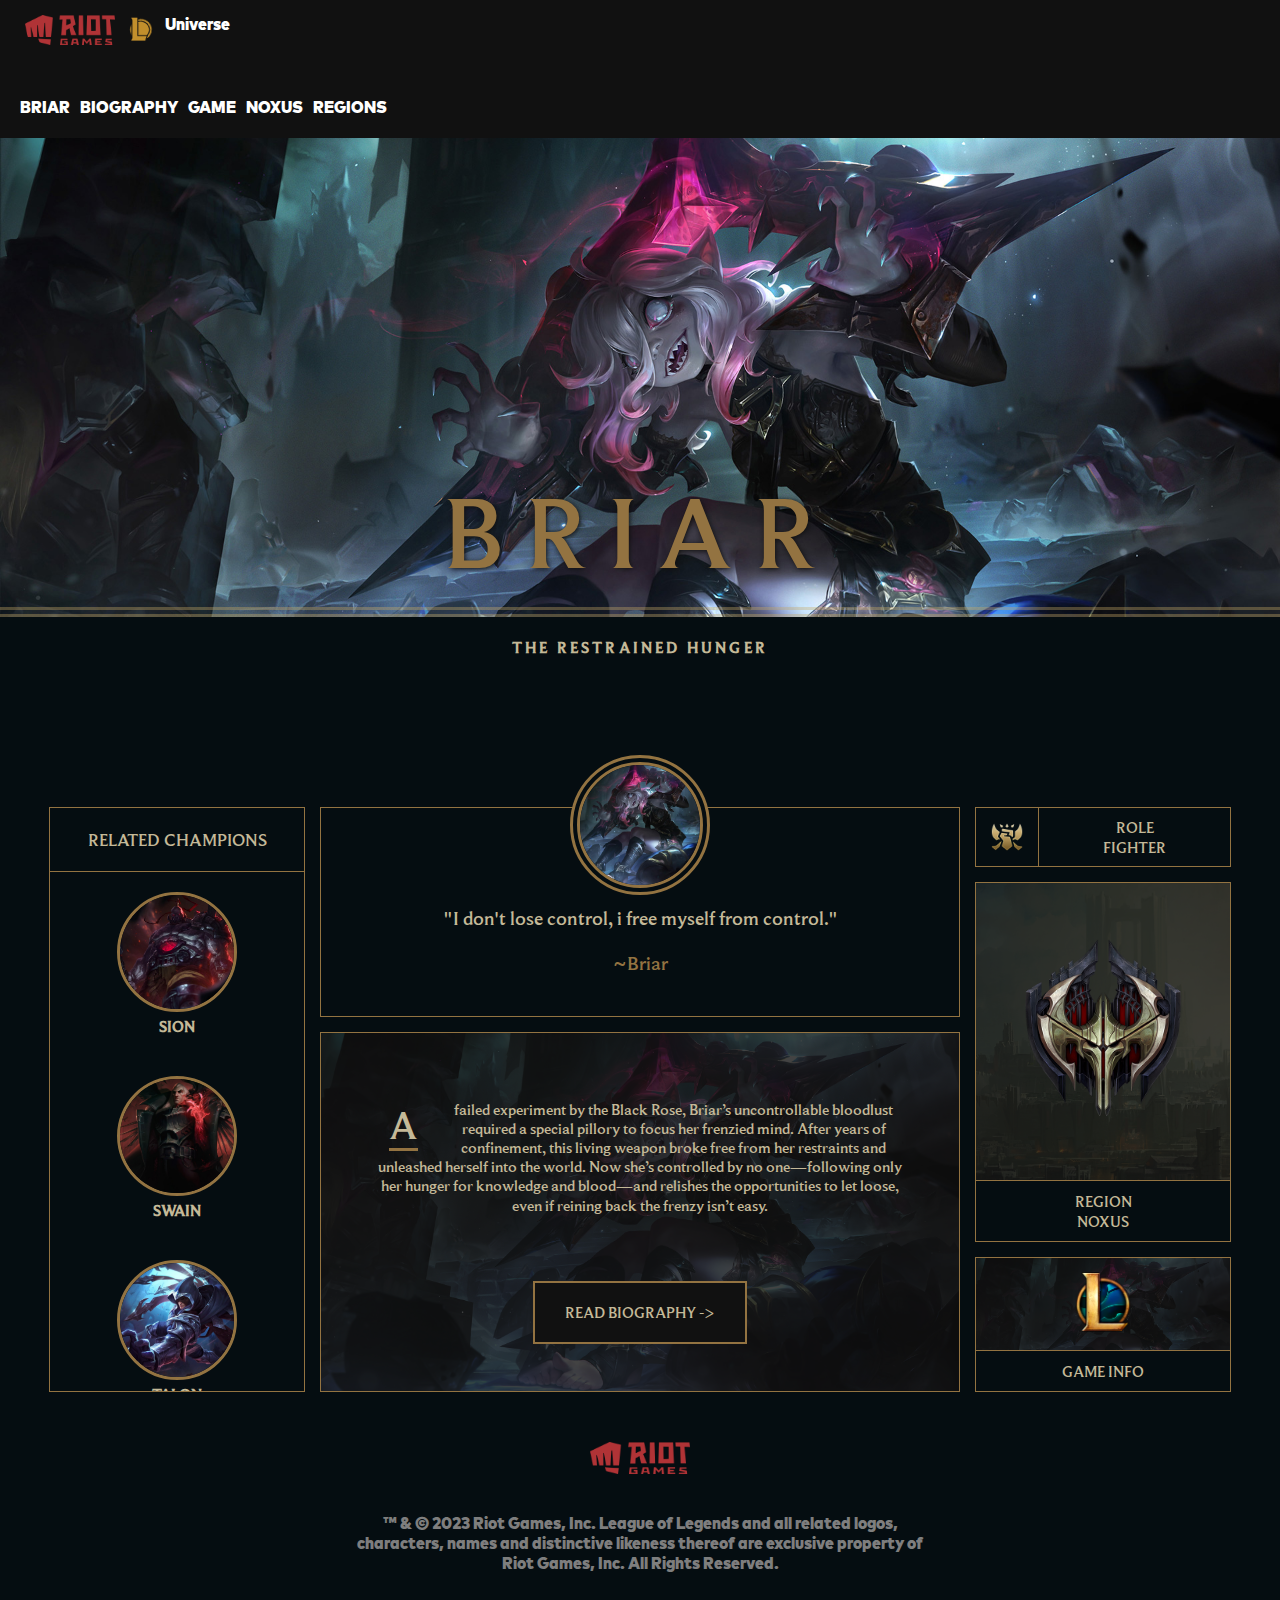
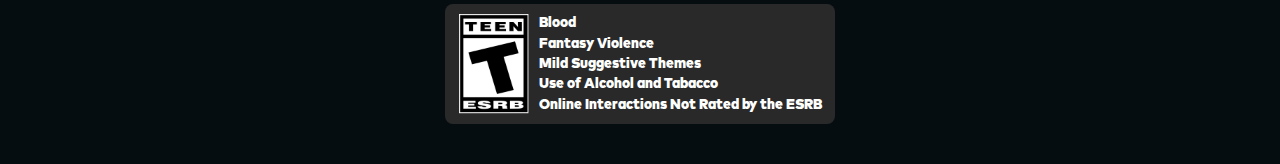
<file: index.html>
<!DOCTYPE html>
<html lang="en">
<head>
    <meta charset="UTF-8">
    <meta name="viewport" content="width=device-width, initial-scale=1.0">
    <meta name="description" content="League of Legends champion general information Briar">
    <meta name="keywords" content="briar, league of legends, champion, game, fighter">
    <link href="https://cdn.jsdelivr.net/npm/bootstrap@5.3.2/dist/css/bootstrap.min.css" rel="stylesheet" integrity="sha384-T3c6CoIi6uLrA9TneNEoa7RxnatzjcDSCmG1MXxSR1GAsXEV/Dwwykc2MPK8M2HN" crossorigin="anonymous">
    <link rel="stylesheet" href="css/styles.css">
    <title>Briar - Universe of League of Legends</title>
    <link rel="icon" type="image/x-icon" href="imagenes/leagueOfLegendsIcon.png">
</head>
<body>
    <header class="navbar navbar-expand-lg navbar-dark">
        <div class="container-fluid header">
            <div class="logo-container header">
                <img class="header logo" src="imagenes/riotLogo.png" alt="Riot Games logo">
                <img class="header icon" src="imagenes/leagueUniverseIcon.png" alt="League of Legends Universe's logo">
                <p class="header">Universe</p>
            </div>
            <button class="navbar-toggler header" type="button" data-bs-toggle="collapse" data-bs-target="#navbarSupportedContent" aria-controls="navbarSupportedContent" aria-expanded="false" aria-label="Toggle navigation">
                <span class="navbar-toggler-icon header"></span>
            </button>
            <div class="collapse navbar-collapse header" id="navbarSupportedContent">
                <ul class=" me-auto mb-2 mb-lg-0 header navig">
                    <a class="nav-link active header link" aria-current="page" href="index.html">BRIAR</a>
                    <a class="nav-link active header link" aria-current="page" href="paginas/biographyBriar.html">BIOGRAPHY</a>
                    <a class="nav-link active header link" aria-current="page" href="paginas/gameInfo.html">GAME</a>
                    <a class="nav-link active header link" aria-current="page" href="paginas/noxus.html">NOXUS</a>
                    <a class="nav-link active header link" aria-current="page" href="paginas/regions.html">REGIONS</a>
                </ul>
            </div>
        </div>
    </header>
    <main>
        <div class="briar-title">
            <h1 class="background-briar briar-title"><span class="title-pos ">BRIAR</span></h1>
            <p class="champ-title">THE RESTRAINED HUNGER</p>
        </div>
        <div class="grid-container">
            <div class="related-champs bloque">
                <div class="related-title">
                    <h4 class="text-color lighter no-margin" id="related-title">RELATED CHAMPIONS</h4>
                </div>
                <div class="champ-cages">
                    <div class="champ-cage">
                        <img src="imagenes/sionDefault.jpg" alt="Sion's default image" class="rel-champs">
                        <p class="rel-title no-margin">SION</p>
                    </div>
                    <div class="champ-cage">
                        <img src="imagenes/swainDefault.jpg" alt="Swain's default image" class="rel-champs">
                        <p class="rel-title no-margin">SWAIN</p>
                    </div>
                    <div class="champ-cage">
                        <img src="imagenes/talonDefault.jpg" alt="Talon's default image" class="rel-champs">
                        <p class="rel-title no-margin">TALON</p>
                    </div>
                    <div class="champ-cage">
                        <img src="imagenes/vladimirDefault.jpg" alt="Vladimir's default image" class="rel-champs">
                        <p class="rel-title no-margin">VLADIMIR</p>
                    </div>
                </div>
            </div>
            <div class="quote bloque">
                <img src="imagenes/briar_splash.jpg" alt="Briar's default image" class="quote-briar quote-img">
                <p class="quote-text no-margin">"I don't lose control, i free myself from control."</p>
                <p class="quote-name no-margin">~Briar</p>
            </div>
            <div class="biography bloque">
                <div class="layer">
                    <div class="bio-text">
                        <p class="no-margin">A failed experiment by the Black Rose, Briar’s uncontrollable bloodlust required a special pillory to focus her frenzied mind. After years of confinement, this living weapon broke free from her restraints and unleashed herself into the world. Now she’s controlled by no one—following only her hunger for knowledge and blood—and relishes the opportunities to let loose, even if reining back the frenzy isn’t easy.</p>
                        <a href="paginas/biographyBriar.html" class="no-margin">READ BIOGRAPHY -></a>
                    </div>
                </div>
            </div>
            <div class="role bloque">
                <img src="imagenes/fighterIcon.png" alt="Fighter's icon" class="fighter-icon">
                <div class="role-text">
                    <p class="text-color no-margin">ROLE</p>
                    <p class="text-color no-margin">FIGHTER</p>
                </div>
            </div>
            <div class="region-briar bloque">
                <div class="layer index-pos">
                    <a href="paginas/noxus.html" class="noxus-link"><img src="imagenes/noxusEmblem.png" alt="Noxus's emblem" class="noxus-emblem"></a>
                </div>
                    <div class="region-text">
                    <a href="paginas/noxus.html"><p class="text-color no-margin">REGION</p></a>
                    <a href="paginas/noxus.html"><p class="text-color no-margin">NOXUS</p></a>
                </div>
            </div>
            <div class="game-info-briar bloque">
                <div class="layer index-pos">
                    <a href="paginas/gameInfo.html"><img src="imagenes/leagueOfLegendsIcon.png" alt="League of Legends Icon" class="game-info-icon"></a>
                </div>
                <div class="game-info-text">
                    <a href="paginas/gameInfo.html"><p class="text-color no-margin">GAME INFO</p></a>
                </div>
            </div>
        </div>
    </main>
    <footer>
        <img src="imagenes/riotLogo.png" alt="Riot Games Logo" class="footer-logo">
        <p class="footer-copyright">™ & © 2023 Riot Games, Inc. League of Legends and all related logos, characters, names and distinctive likeness thereof are exclusive property of Riot Games, Inc. All Rights Reserved.</p>
        <div class="footer-back">
            <div class="esrb-class">
                <img src="imagenes/esrb.png" alt="TEEN ESRB" class="esrb">
                <div class="footer-form">
                    <p>Blood</p>
                    <p>Fantasy Violence</p>
                    <p>Mild Suggestive Themes</p>
                    <p>Use of Alcohol and Tabacco</p>
                    <p>Online Interactions Not Rated by the ESRB</p>
                </div>
            </div>
        </div>
    </footer>
    <script src="https://cdn.jsdelivr.net/npm/bootstrap@5.3.2/dist/js/bootstrap.bundle.min.js" integrity="sha384-C6RzsynM9kWDrMNeT87bh95OGNyZPhcTNXj1NW7RuBCsyN/o0jlpcV8Qyq46cDfL" crossorigin="anonymous"></script>
</body>
</html>
</file>
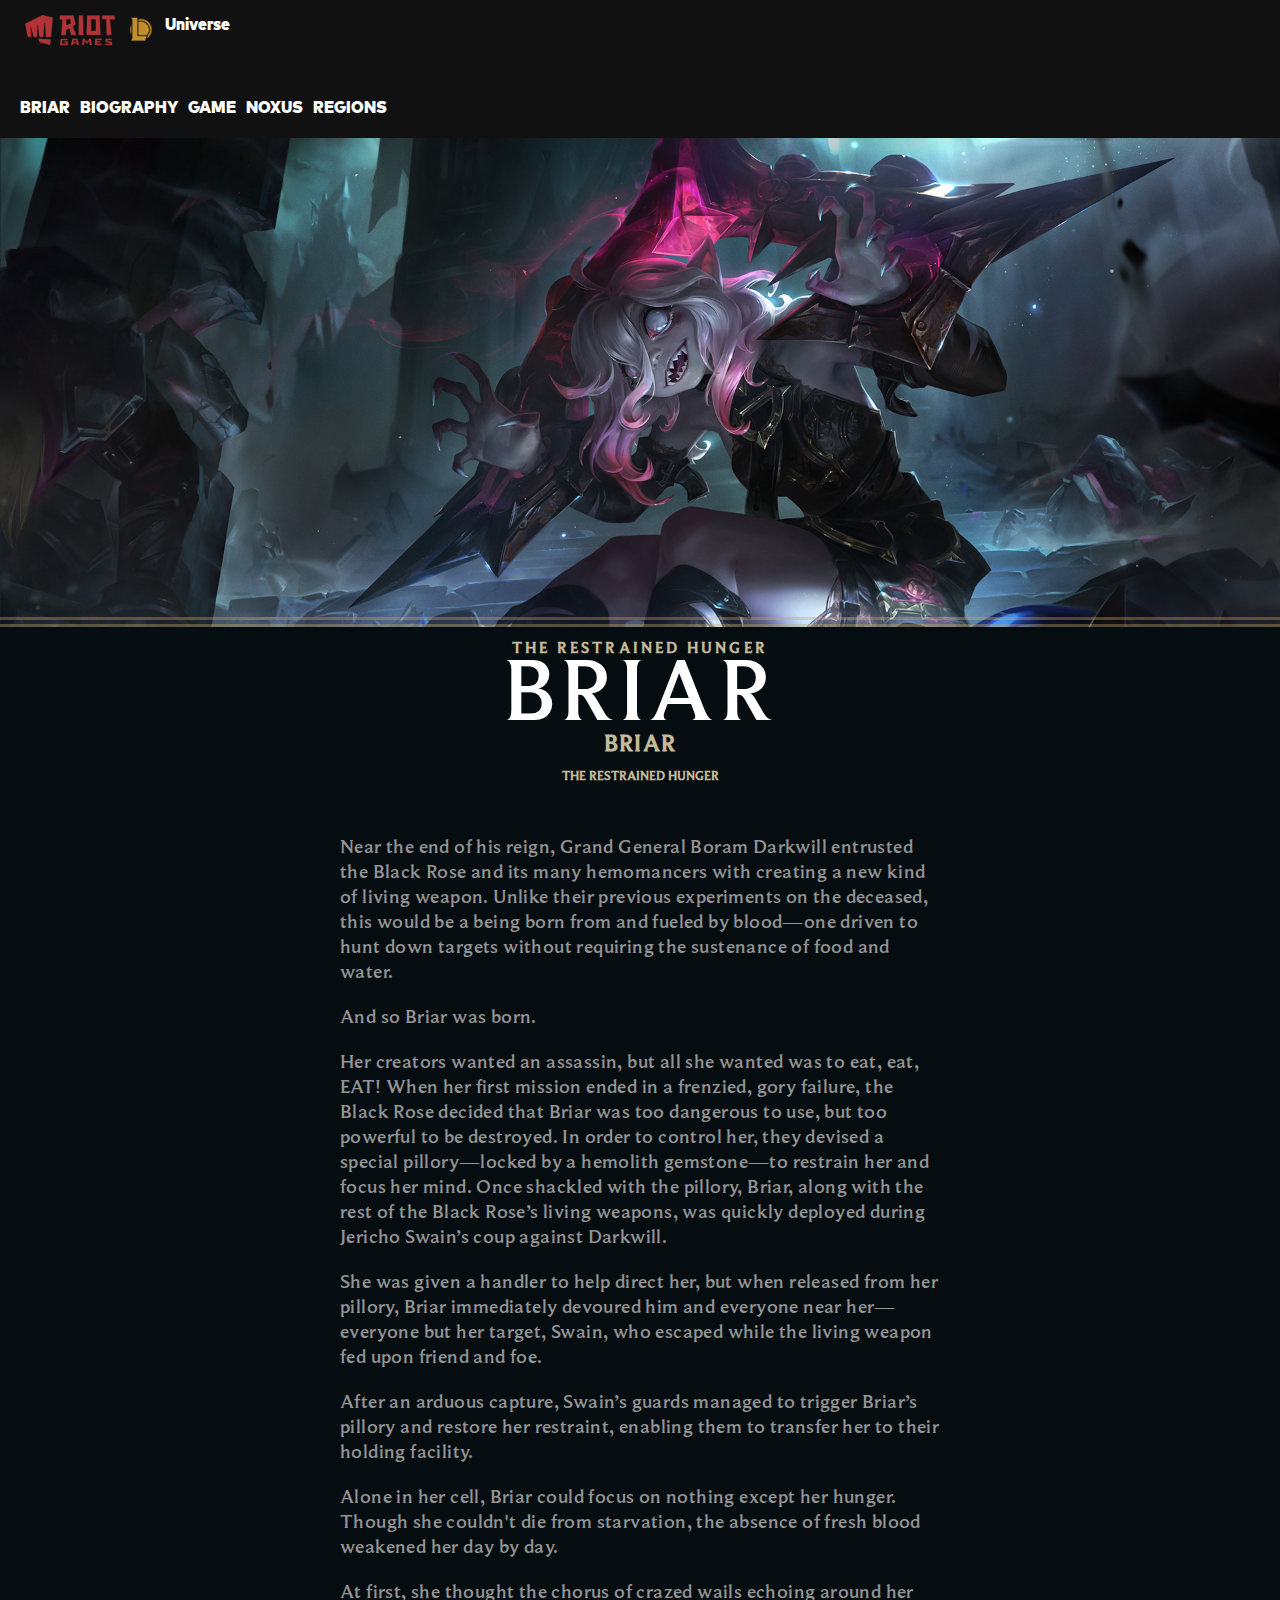
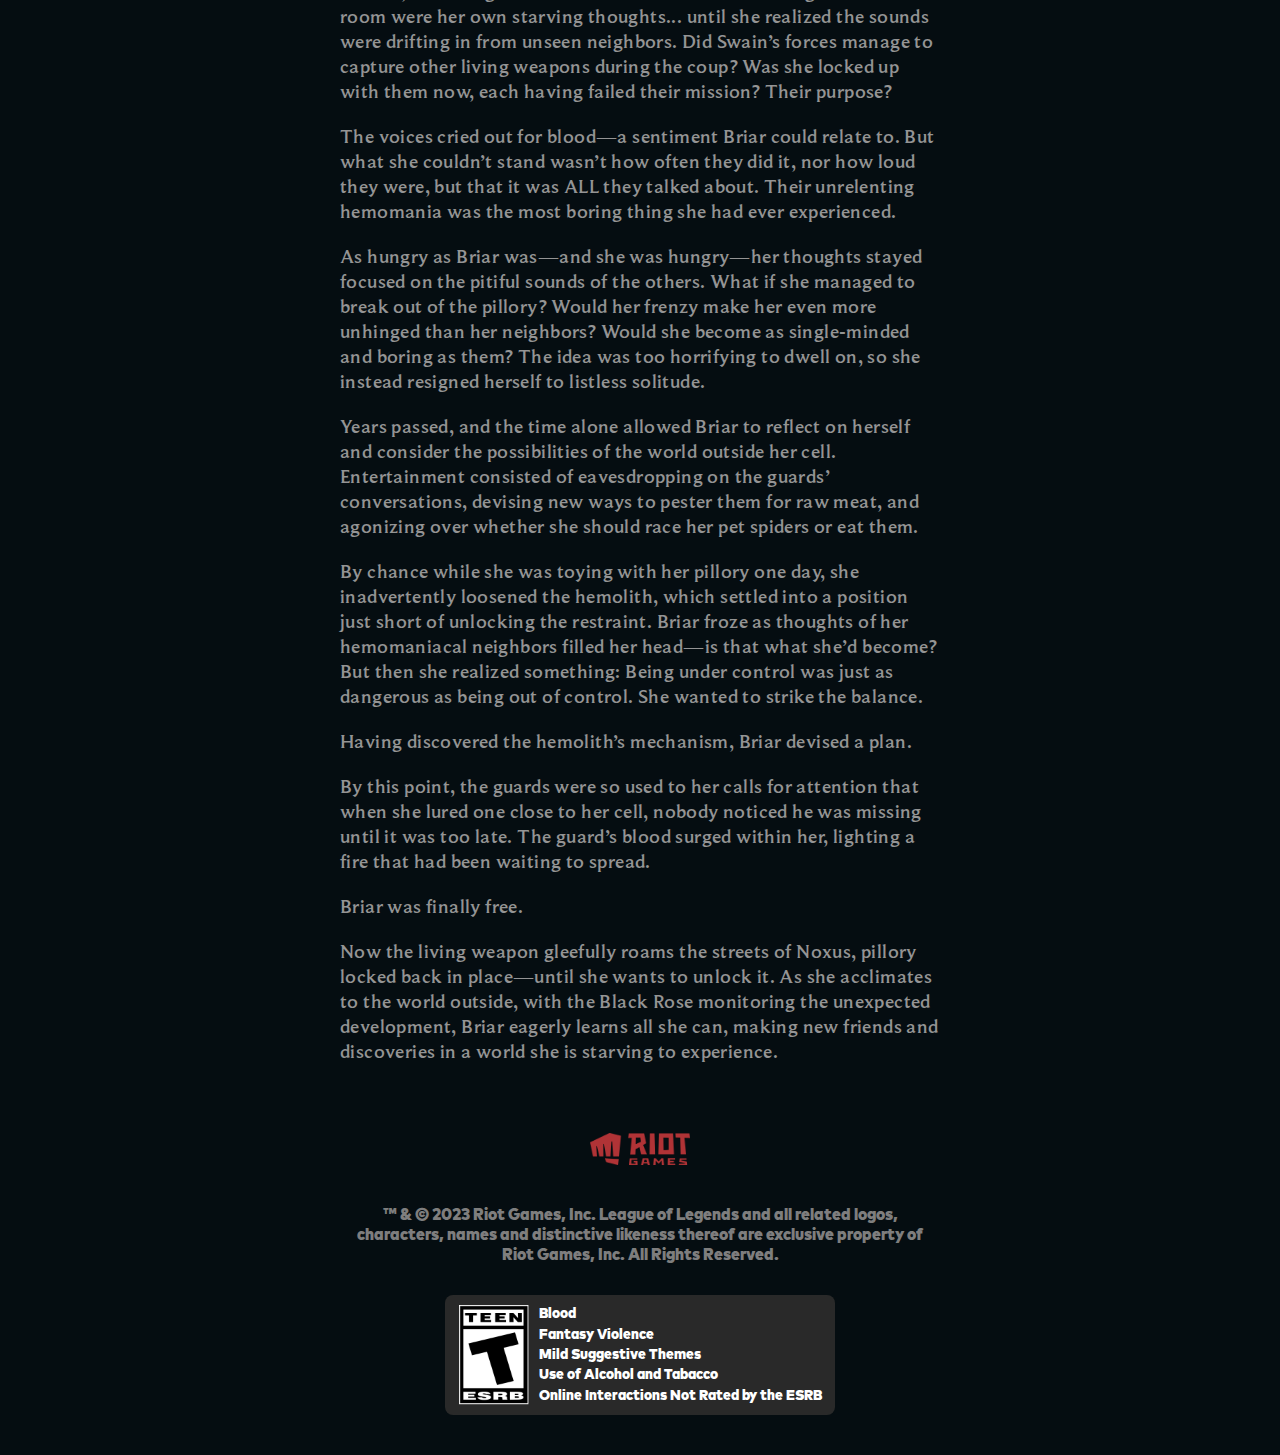
<file: paginas/biographyBriar.html>
<!DOCTYPE html>
<html lang="en">
<head>
    <meta charset="UTF-8">
    <meta name="viewport" content="width=device-width, initial-scale=1.0">
    <meta name="description" content="League of Legends champion biography Briar">
    <meta name="keywords" content="briar, league of legends, champion, game, biography">
    <title>Briar - Biography - Universe of League of Legends</title>
    <link rel="icon" type="image/x-icon" href="../imagenes/leagueOfLegendsIcon.png">
    <link href="https://cdn.jsdelivr.net/npm/bootstrap@5.3.2/dist/css/bootstrap.min.css" rel="stylesheet" integrity="sha384-T3c6CoIi6uLrA9TneNEoa7RxnatzjcDSCmG1MXxSR1GAsXEV/Dwwykc2MPK8M2HN" crossorigin="anonymous">
    <link rel="stylesheet" href="../css/styles.css">
</head>
<body>
    <header class="navbar navbar-expand-lg navbar-dark">
        <div class="container-fluid header">
            <div class="logo-container header">
                <img class="header logo" src="../imagenes/riotLogo.png" alt="Riot Games logo">
                <img class="header icon" src="../imagenes/leagueUniverseIcon.png" alt="League of Legends Universe's logo">
                <p class="header">Universe</p>
            </div>
            <button class="navbar-toggler header" type="button" data-bs-toggle="collapse" data-bs-target="#navbarSupportedContent" aria-controls="navbarSupportedContent" aria-expanded="false" aria-label="Toggle navigation">
                <span class="navbar-toggler-icon header"></span>
            </button>
            <div class="collapse navbar-collapse header" id="navbarSupportedContent">
                <ul class=" me-auto mb-2 mb-lg-0 header navig">
                    <a class="nav-link active header link" aria-current="page" href="../index.html">BRIAR</a>
                    <a class="nav-link active header link" aria-current="page" href="biographyBriar.html">BIOGRAPHY</a>
                    <a class="nav-link active header link" aria-current="page" href="gameInfo.html">GAME</a>
                    <a class="nav-link active header link" aria-current="page" href="noxus.html">NOXUS</a>
                    <a class="nav-link active header link" aria-current="page" href="regions.html">REGIONS</a>
                </ul>
            </div>
        </div>
    </header>
    <main>
        <div class="briar-title">
            <h1 class="background-briar bio-name"><span class="bio-title-pos">BRIAR</span></h1>
            <p class="champ-title bio-name" id="bio-name">THE RESTRAINED HUNGER</p>
        </div>
        <div class="bio-title">
            <h2 class="bio-name">BRIAR</h2>
            <h5 class="bio-name">THE RESTRAINED HUNGER</h5>
        </div>
        <div class="biography-corpse">
            <p>Near the end of his reign, Grand General Boram Darkwill entrusted the Black Rose and its many hemomancers with creating a new kind of living weapon. Unlike their previous experiments on the deceased, this would be a being born from and fueled by blood—one driven to hunt down targets without requiring the sustenance of food and water.</p>
            <p>And so Briar was born.</p>
            <p>Her creators wanted an assassin, but all she wanted was to eat, eat, EAT! When her first mission ended in a frenzied, gory failure, the Black Rose decided that Briar was too dangerous to use, but too powerful to be destroyed. In order to control her, they devised a special pillory—locked by a hemolith gemstone—to restrain her and focus her mind. Once shackled with the pillory, Briar, along with the rest of the Black Rose’s living weapons, was quickly deployed during Jericho Swain’s coup against Darkwill.</p>
            <p>She was given a handler to help direct her, but when released from her pillory, Briar immediately devoured him and everyone near her—everyone but her target, Swain, who escaped while the living weapon fed upon friend and foe.</p>
            <p>After an arduous capture, Swain’s guards managed to trigger Briar’s pillory and restore her restraint, enabling them to transfer her to their holding facility.</p>
            <p>Alone in her cell, Briar could focus on nothing except her hunger. Though she couldn't die from starvation, the absence of fresh blood weakened her day by day.</p>
            <p>At first, she thought the chorus of crazed wails echoing around her room were her own starving thoughts... until she realized the sounds were drifting in from unseen neighbors. Did Swain’s forces manage to capture other living weapons during the coup? Was she locked up with them now, each having failed their mission? Their purpose?</p>
            <p>The voices cried out for blood—a sentiment Briar could relate to. But what she couldn’t stand wasn’t how often they did it, nor how loud they were, but that it was ALL they talked about. Their unrelenting hemomania was the most boring thing she had ever experienced.</p>
            <p>As hungry as Briar was—and she was hungry—her thoughts stayed focused on the pitiful sounds of the others. What if she managed to break out of the pillory? Would her frenzy make her even more unhinged than her neighbors? Would she become as single-minded and boring as them? The idea was too horrifying to dwell on, so she instead resigned herself to listless solitude.</p>
            <p>Years passed, and the time alone allowed Briar to reflect on herself and consider the possibilities of the world outside her cell. Entertainment consisted of eavesdropping on the guards’ conversations, devising new ways to pester them for raw meat, and agonizing over whether she should race her pet spiders or eat them.</p>
            <p>By chance while she was toying with her pillory one day, she inadvertently loosened the hemolith, which settled into a position just short of unlocking the restraint. Briar froze as thoughts of her hemomaniacal neighbors filled her head—is that what she’d become? But then she realized something: Being under control was just as dangerous as being out of control. She wanted to strike the balance.</p>
            <p>Having discovered the hemolith’s mechanism, Briar devised a plan.</p>
            <p>By this point, the guards were so used to her calls for attention that when she lured one close to her cell, nobody noticed he was missing until it was too late. The guard’s blood surged within her, lighting a fire that had been waiting to spread.</p>
            <p>Briar was finally free.</p>
            <p>Now the living weapon gleefully roams the streets of Noxus, pillory locked back in place—until she wants to unlock it. As she acclimates to the world outside, with the Black Rose monitoring the unexpected development, Briar eagerly learns all she can, making new friends and discoveries in a world she is starving to experience.</p>
        </div>
    </main>
    <footer>
        <img src="../imagenes/riotLogo.png" alt="Riot Games Logo" class="footer-logo">
        <p class="footer-copyright">™ & © 2023 Riot Games, Inc. League of Legends and all related logos, characters, names and distinctive likeness thereof are exclusive property of Riot Games, Inc. All Rights Reserved.</p>
        <div class="footer-back">
            <div class="esrb-class">
                <img src="../imagenes/esrb.png" alt="TEEN ESRB" class="esrb">
                <div class="footer-form">
                    <p>Blood</p>
                    <p>Fantasy Violence</p>
                    <p>Mild Suggestive Themes</p>
                    <p>Use of Alcohol and Tabacco</p>
                    <p>Online Interactions Not Rated by the ESRB</p>
                </div>
            </div>
        </div>
    </footer>
    <script src="https://cdn.jsdelivr.net/npm/bootstrap@5.3.2/dist/js/bootstrap.bundle.min.js" integrity="sha384-C6RzsynM9kWDrMNeT87bh95OGNyZPhcTNXj1NW7RuBCsyN/o0jlpcV8Qyq46cDfL" crossorigin="anonymous"></script>
</body>
</html>
</file>
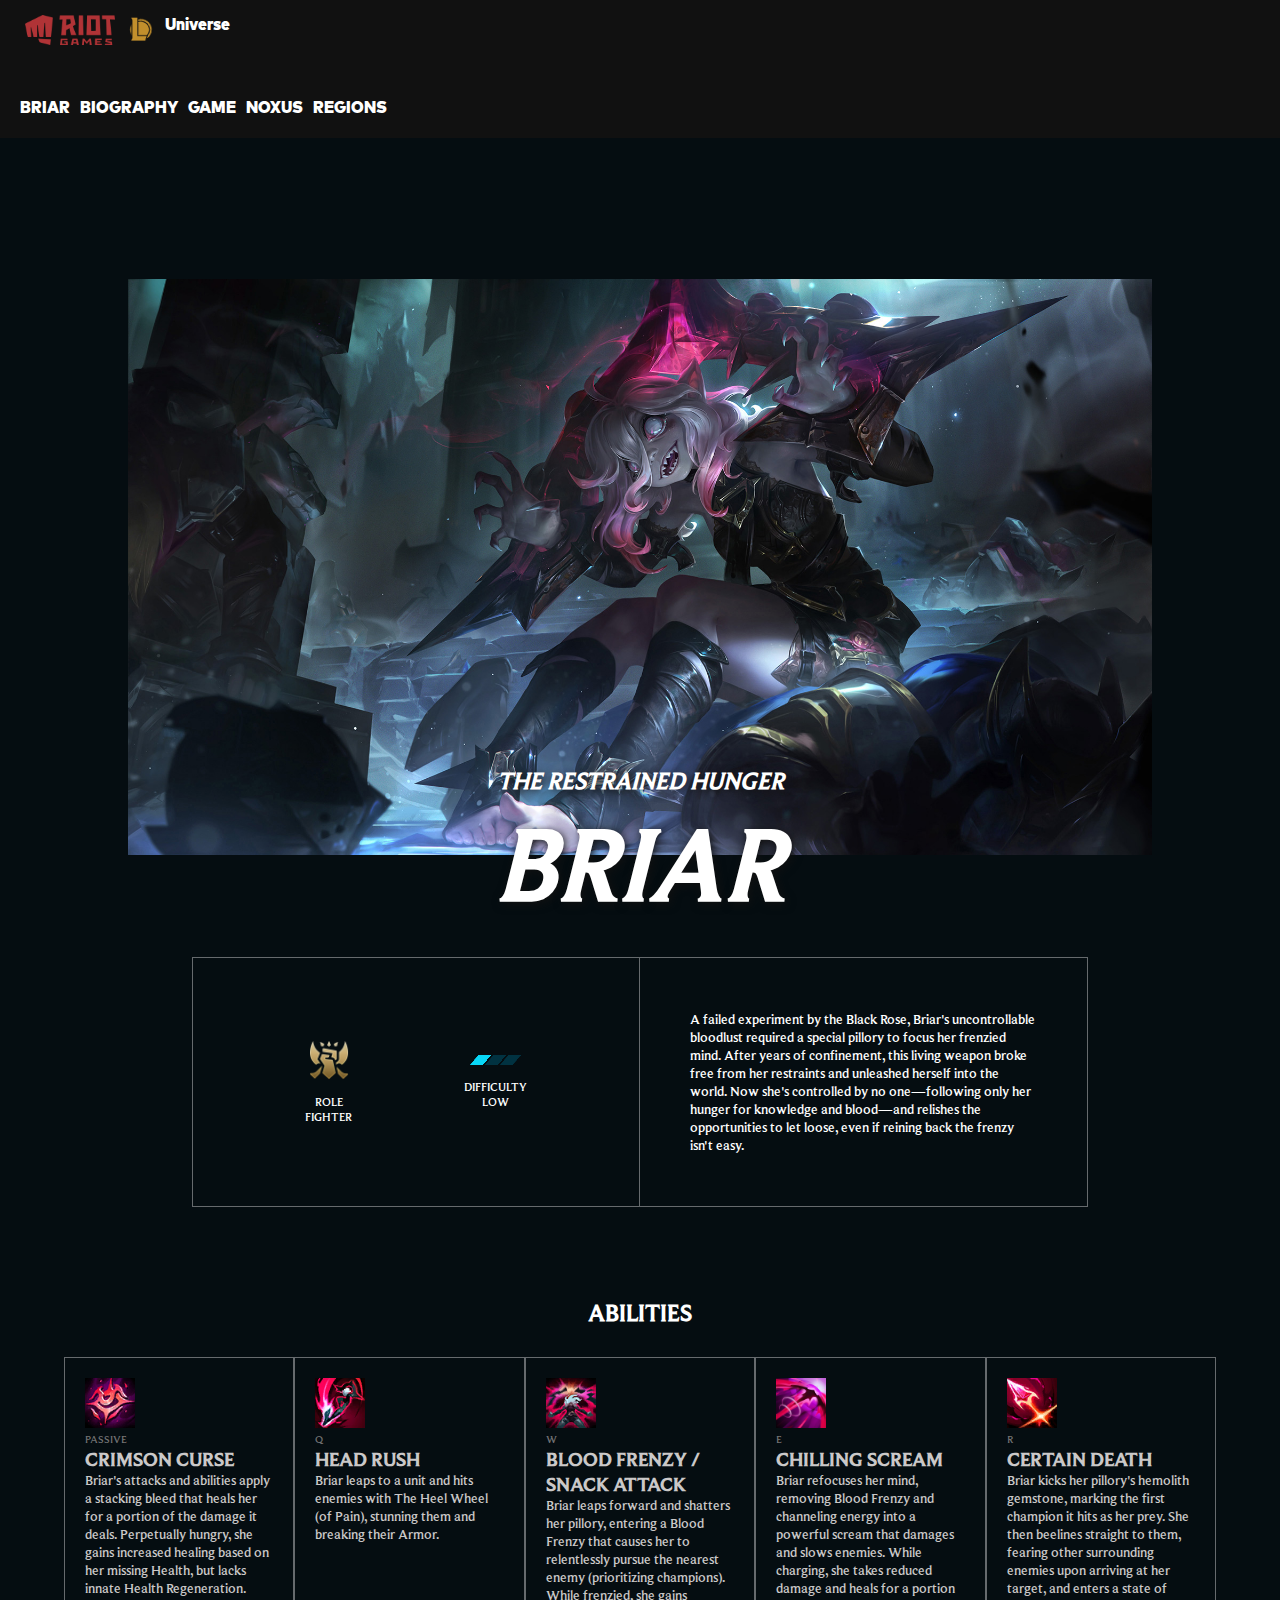
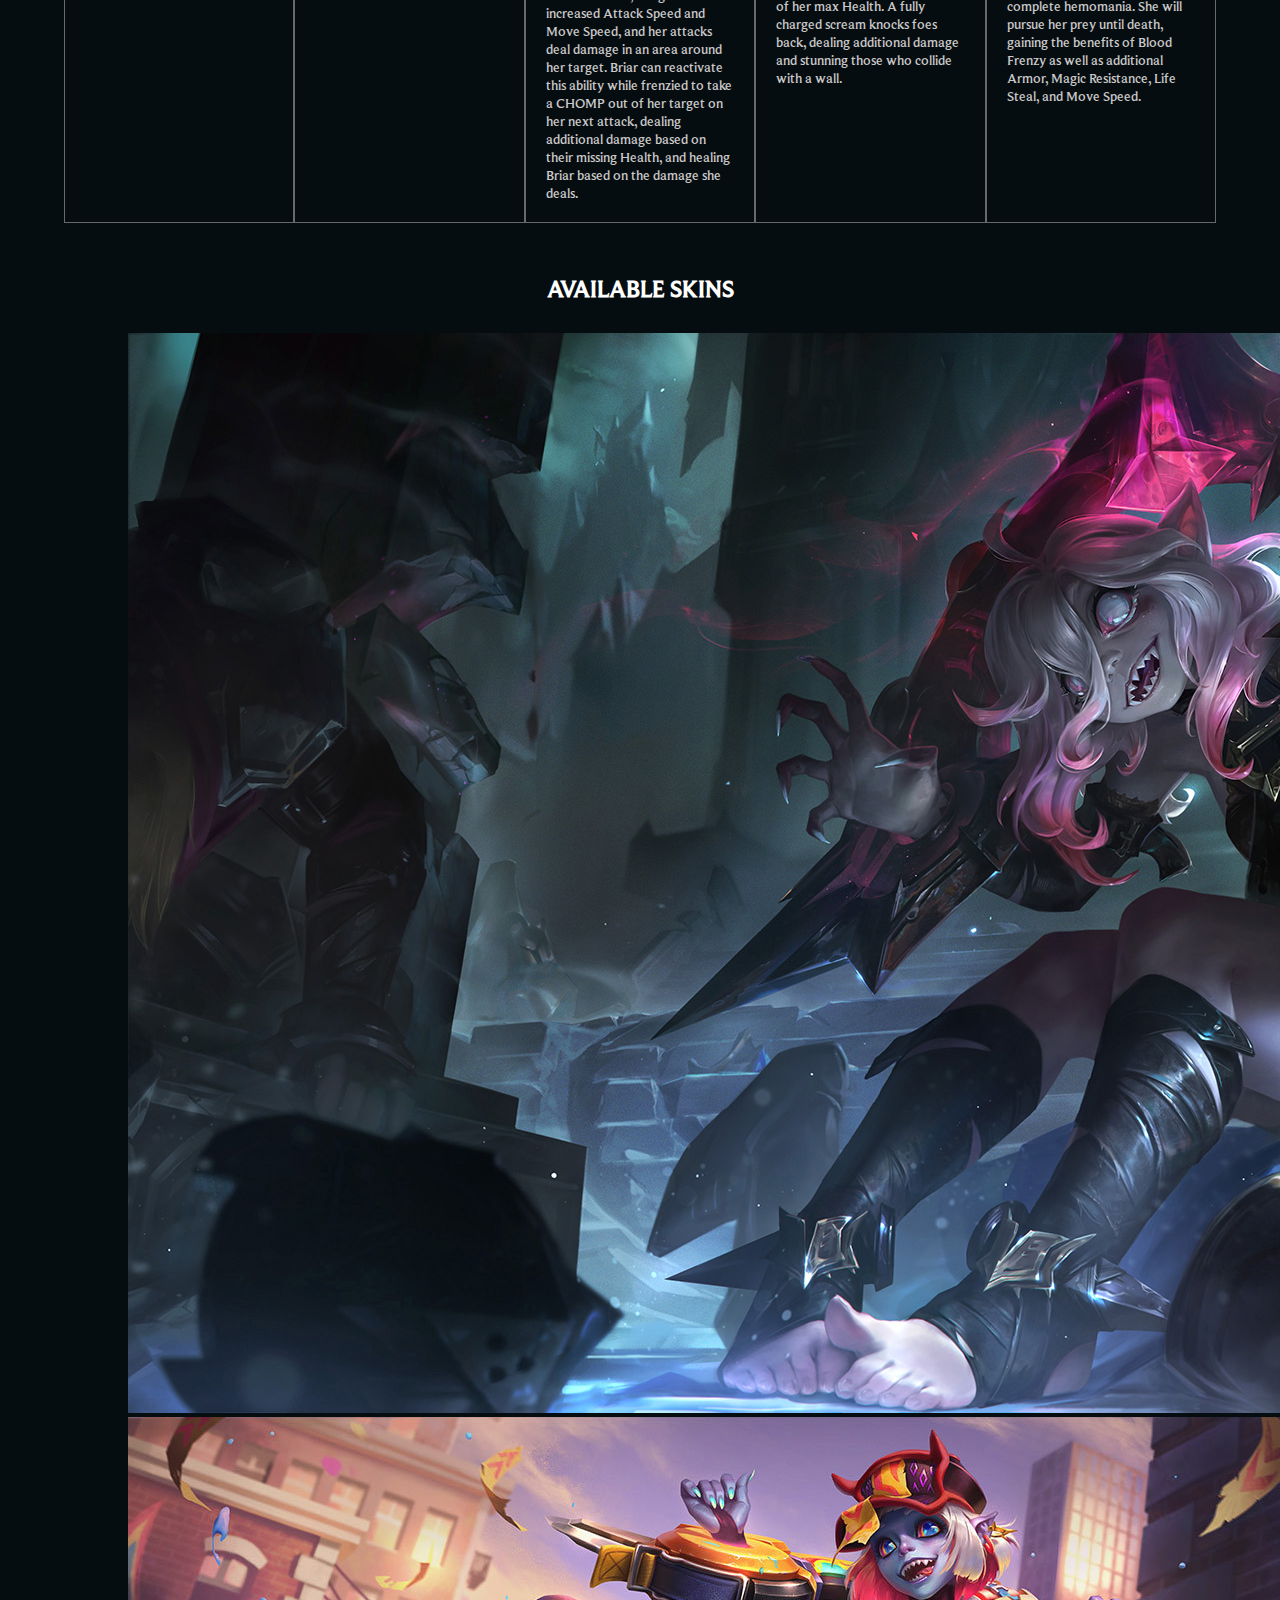
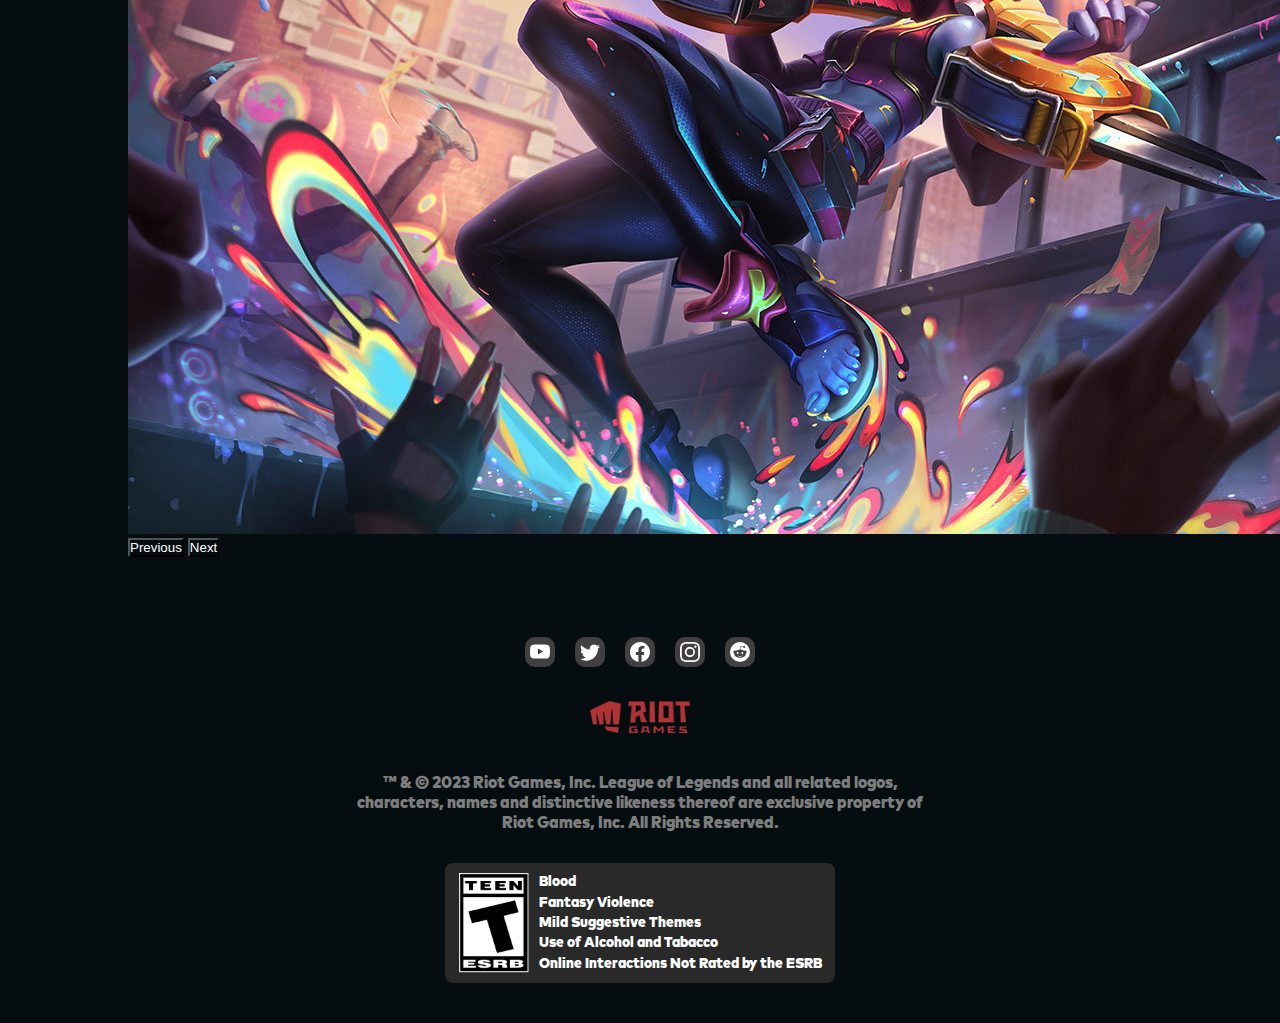
<file: paginas/gameInfo.html>
<!DOCTYPE html>
<html lang="en">
<head>
    <meta charset="UTF-8">
    <meta name="viewport" content="width=device-width, initial-scale=1.0">
    <meta name="description" content="League of Legends champion game information Briar">
    <meta name="keywords" content="briar, league of legends, game, abilities, skills, game info, fighter">
    <title>Briar, the Restrained Hunger - Universe of League of Legends</title>
    <link rel="icon" type="image/x-icon" href="../imagenes/leagueOfLegendsIcon.png">
    <link href="https://cdn.jsdelivr.net/npm/bootstrap@5.3.2/dist/css/bootstrap.min.css" rel="stylesheet" integrity="sha384-T3c6CoIi6uLrA9TneNEoa7RxnatzjcDSCmG1MXxSR1GAsXEV/Dwwykc2MPK8M2HN" crossorigin="anonymous">
    <link rel="stylesheet" href="../css/styles.css">
</head>
<body>
    <header class="navbar navbar-expand-lg navbar-dark">
        <div class="container-fluid header">
            <div class="logo-container header">
                <img class="header logo" src="../imagenes/riotLogo.png" alt="Riot Games logo">
                <img class="header icon" src="../imagenes/leagueUniverseIcon.png" alt="League of Legends Universe's logo">
                <p class="header">Universe</p>
            </div>
            <button class="navbar-toggler header" type="button" data-bs-toggle="collapse" data-bs-target="#navbarSupportedContent" aria-controls="navbarSupportedContent" aria-expanded="false" aria-label="Toggle navigation">
                <span class="navbar-toggler-icon header"></span>
            </button>
            <div class="collapse navbar-collapse header" id="navbarSupportedContent">
                <ul class=" me-auto mb-2 mb-lg-0 header navig">
                    <a class="nav-link active header link" aria-current="page" href="../index.html">BRIAR</a>
                    <a class="nav-link active header link" aria-current="page" href="biographyBriar.html">BIOGRAPHY</a>
                    <a class="nav-link active header link" aria-current="page" href="gameInfo.html">GAME</a>
                    <a class="nav-link active header link" aria-current="page" href="noxus.html">NOXUS</a>
                    <a class="nav-link active header link" aria-current="page" href="regions.html">REGIONS</a>
                </ul>
            </div>
        </div>
    </header>
    <main>
        <div class="background-game-info ">
            <div class="game-info-title-text">
                <h2 class="game-info-title"><em class="clean-bg">THE RESTRAINED HUNGER</em></h2>
                <h1 class="briar-title game-info-title-pos"><em class="clean-bg">BRIAR</em></h1>
            </div>
            </div>
        <div class="briar-info-title border">
            <div class="role-difficulty">
                <div class="game-info-role">
                    <img src="../imagenes/fighterIcon.png" alt="Fighter's icon" class="f-icon game-info-img">
                    <p class="clean-margin">ROLE</p>
                    <p class="clean-margin">FIGHTER</p>
                </div>
                <div class="game-info-difficulty">
                    <img src="../imagenes/difficulty.png" alt="Briar's difficulty rate" class="game-info-img">
                    <p class="clean-margin">DIFFICULTY</p>
                    <p class="clean-margin">LOW</p>
                </div>
            </div>
            <div class="game-bio">
                <p>A failed experiment by the Black Rose, Briar's uncontrollable bloodlust required a special pillory to focus her frenzied mind. After years of confinement, this living weapon broke free from her restraints and unleashed herself into the world. Now she's controlled by no one—following only her hunger for knowledge and blood—and relishes the opportunities to let loose, even if reining back the frenzy isn't easy.</p>
            </div>
            </div>
        <div class="abilities" id="abilities" >
            <h2 class="abilities-title">ABILITIES</h2>
            <div class="abilities-bubbles">
                <div class="passive-skill border">
                    <img src="../imagenes/briar_Passive.png" alt="Passive Icon" class="skill-icon">
                    <p class="skill-text skill-ind">PASSIVE</p>
                    <h3 class="skill-text skill-name">CRIMSON CURSE</h3>
                    <p class="skill-text skill-desc">Briar's attacks and abilities apply a stacking bleed that heals her for a portion of the damage it deals. Perpetually hungry, she gains increased healing based on her missing Health, but lacks innate Health Regeneration.</p>
                </div>
                <div class="q-skill border">
                    <img src="../imagenes/briar_Q.png" alt="Q Icon" class="skill-icon">
                    <p class="skill-text skill-ind">Q</p>
                    <h3 class="skill-text skill-name">HEAD RUSH</h3>
                    <p class="skill-text skill-desc">Briar leaps to a unit and hits enemies with The Heel Wheel (of Pain), stunning them and breaking their Armor.</p>
                </div>
                <div class="w-skill border">
                    <img src="../imagenes/briar_W.png" alt="W Icon" class="skill-icon">
                    <p class="skill-text skill-ind">W</p>
                    <h3 class="skill-text skill-name">BLOOD FRENZY / SNACK ATTACK</h3>
                    <p class="skill-text skill-desc">Briar leaps forward and shatters her pillory, entering a Blood Frenzy that causes her to relentlessly pursue the nearest enemy (prioritizing champions). While frenzied, she gains increased Attack Speed and Move Speed, and her attacks deal damage in an area around her target. Briar can reactivate this ability while frenzied to take a CHOMP out of her target on her next attack, dealing additional damage based on their missing Health, and healing Briar based on the damage she deals.</p>
                </div>
                <div class="e-skill border">
                    <img src="../imagenes/briar_E.png" alt="E Icon" class="skill-icon">
                    <p class="skill-text skill-ind">E</p>
                    <h3 class="skill-text skill-name">CHILLING SCREAM</h3>
                    <p class="skill-text skill-desc">Briar refocuses her mind, removing Blood Frenzy and channeling energy into a powerful scream that damages and slows enemies. While charging, she takes reduced damage and heals for a portion of her max Health. A fully charged scream knocks foes back, dealing additional damage and stunning those who collide with a wall.</p>
                </div>
                <div class="r-skill border">
                    <img src="../imagenes/briar_R.png" alt="R Icon" class="skill-icon">
                    <p class="skill-text skill-ind">R</p>
                    <h3 class="skill-text skill-name">CERTAIN DEATH</h3>
                    <p class="skill-text skill-desc">Briar kicks her pillory's hemolith gemstone, marking the first champion it hits as her prey. She then beelines straight to them, fearing other surrounding enemies upon arriving at her target, and enters a state of complete hemomania. She will pursue her prey until death, gaining the benefits of Blood Frenzy as well as additional Armor, Magic Resistance, Life Steal, and Move Speed.</p>
                </div>
            </div>
        </div>
        <div class="skins" id="skins">
            <h2 class="carousel-title">AVAILABLE SKINS</h2>
            <div id="carouselExampleRide" class="carousel slide" data-bs-ride="true">
                <div class="carousel-inner">
                    <div class="carousel-item active carousel-skins">
                        <img src="../imagenes/briarDefault.jpg" class="d-block w-100" alt="Default Briar">
                    </div>
                    <div class="carousel-item carousel-skins">
                        <img src="../imagenes/streetDemonsBriar.jpg" class="d-block w-100" alt="Street Demons Briar">
                    </div>
                    <button class="carousel-control-prev" type="button" data-bs-target="#carouselExampleRide" data-bs-slide="prev">
                    <span class="carousel-control-prev-icon" aria-hidden="true"></span>
                    <span class="visually-hidden">Previous</span>
                    </button>
                    <button class="carousel-control-next" type="button" data-bs-target="#carouselExampleRide" data-bs-slide="next">
                    <span class="carousel-control-next-icon" aria-hidden="true"></span>
                    <span class="visually-hidden">Next</span>
                    </button>
                </div>
            </div>
        </div>
    </main>
    <footer>
        <div class="socials">
            <a href="https://www.youtube.com/user/riotgamesinc">
                <svg xmlns="http://www.w3.org/2000/svg" width="30" height="30" fill="currentColor" class="bi bi-youtube" viewBox="0 0 16 16">
                    <path d="M8.051 1.999h.089c.822.003 4.987.033 6.11.335a2.01 2.01 0 0 1 1.415 1.42c.101.38.172.883.22 1.402l.01.104.022.26.008.104c.065.914.073 1.77.074 1.957v.075c-.001.194-.01 1.108-.082 2.06l-.008.105-.009.104c-.05.572-.124 1.14-.235 1.558a2.007 2.007 0 0 1-1.415 1.42c-1.16.312-5.569.334-6.18.335h-.142c-.309 0-1.587-.006-2.927-.052l-.17-.006-.087-.004-.171-.007-.171-.007c-1.11-.049-2.167-.128-2.654-.26a2.007 2.007 0 0 1-1.415-1.419c-.111-.417-.185-.986-.235-1.558L.09 9.82l-.008-.104A31.4 31.4 0 0 1 0 7.68v-.123c.002-.215.01-.958.064-1.778l.007-.103.003-.052.008-.104.022-.26.01-.104c.048-.519.119-1.023.22-1.402a2.007 2.007 0 0 1 1.415-1.42c.487-.13 1.544-.21 2.654-.26l.17-.007.172-.006.086-.003.171-.007A99.788 99.788 0 0 1 7.858 2h.193zM6.4 5.209v4.818l4.157-2.408L6.4 5.209z"/>
                </svg>
            </a>
            <a href="https://twitter.com/leagueoflegends">
                <svg xmlns="http://www.w3.org/2000/svg" width="30" height="30" fill="currentColor" class="bi bi-twitter" viewBox="0 0 16 16">
                    <path d="M5.026 15c6.038 0 9.341-5.003 9.341-9.334 0-.14 0-.282-.006-.422A6.685 6.685 0 0 0 16 3.542a6.658 6.658 0 0 1-1.889.518 3.301 3.301 0 0 0 1.447-1.817 6.533 6.533 0 0 1-2.087.793A3.286 3.286 0 0 0 7.875 6.03a9.325 9.325 0 0 1-6.767-3.429 3.289 3.289 0 0 0 1.018 4.382A3.323 3.323 0 0 1 .64 6.575v.045a3.288 3.288 0 0 0 2.632 3.218 3.203 3.203 0 0 1-.865.115 3.23 3.23 0 0 1-.614-.057 3.283 3.283 0 0 0 3.067 2.277A6.588 6.588 0 0 1 .78 13.58a6.32 6.32 0 0 1-.78-.045A9.344 9.344 0 0 0 5.026 15z"/>
                </svg>
            </a>
            <a href="https://www.facebook.com/leagueoflegends">
                <svg xmlns="http://www.w3.org/2000/svg" width="30" height="30" fill="currentColor" class="bi bi-facebook" viewBox="0 0 16 16">
                    <path d="M16 8.049c0-4.446-3.582-8.05-8-8.05C3.58 0-.002 3.603-.002 8.05c0 4.017 2.926 7.347 6.75 7.951v-5.625h-2.03V8.05H6.75V6.275c0-2.017 1.195-3.131 3.022-3.131.876 0 1.791.157 1.791.157v1.98h-1.009c-.993 0-1.303.621-1.303 1.258v1.51h2.218l-.354 2.326H9.25V16c3.824-.604 6.75-3.934 6.75-7.951z"/>
                </svg>
            </a>
            <a href="https://www.instagram.com/leagueoflegends/">
                <svg xmlns="http://www.w3.org/2000/svg" width="30" height="30" fill="currentColor" class="bi bi-instagram" viewBox="0 0 16 16">
                    <path d="M8 0C5.829 0 5.556.01 4.703.048 3.85.088 3.269.222 2.76.42a3.917 3.917 0 0 0-1.417.923A3.927 3.927 0 0 0 .42 2.76C.222 3.268.087 3.85.048 4.7.01 5.555 0 5.827 0 8.001c0 2.172.01 2.444.048 3.297.04.852.174 1.433.372 1.942.205.526.478.972.923 1.417.444.445.89.719 1.416.923.51.198 1.09.333 1.942.372C5.555 15.99 5.827 16 8 16s2.444-.01 3.298-.048c.851-.04 1.434-.174 1.943-.372a3.916 3.916 0 0 0 1.416-.923c.445-.445.718-.891.923-1.417.197-.509.332-1.09.372-1.942C15.99 10.445 16 10.173 16 8s-.01-2.445-.048-3.299c-.04-.851-.175-1.433-.372-1.941a3.926 3.926 0 0 0-.923-1.417A3.911 3.911 0 0 0 13.24.42c-.51-.198-1.092-.333-1.943-.372C10.443.01 10.172 0 7.998 0h.003zm-.717 1.442h.718c2.136 0 2.389.007 3.232.046.78.035 1.204.166 1.486.275.373.145.64.319.92.599.28.28.453.546.598.92.11.281.24.705.275 1.485.039.843.047 1.096.047 3.231s-.008 2.389-.047 3.232c-.035.78-.166 1.203-.275 1.485a2.47 2.47 0 0 1-.599.919c-.28.28-.546.453-.92.598-.28.11-.704.24-1.485.276-.843.038-1.096.047-3.232.047s-2.39-.009-3.233-.047c-.78-.036-1.203-.166-1.485-.276a2.478 2.478 0 0 1-.92-.598 2.48 2.48 0 0 1-.6-.92c-.109-.281-.24-.705-.275-1.485-.038-.843-.046-1.096-.046-3.233 0-2.136.008-2.388.046-3.231.036-.78.166-1.204.276-1.486.145-.373.319-.64.599-.92.28-.28.546-.453.92-.598.282-.11.705-.24 1.485-.276.738-.034 1.024-.044 2.515-.045v.002zm4.988 1.328a.96.96 0 1 0 0 1.92.96.96 0 0 0 0-1.92zm-4.27 1.122a4.109 4.109 0 1 0 0 8.217 4.109 4.109 0 0 0 0-8.217zm0 1.441a2.667 2.667 0 1 1 0 5.334 2.667 2.667 0 0 1 0-5.334z"/>
                </svg>
            </a>
            <a href="https://www.reddit.com/r/leagueoflegends/">
                <svg xmlns="http://www.w3.org/2000/svg" width="30" height="30" fill="currentColor" class="bi bi-reddit" viewBox="0 0 16 16">
                    <path d="M6.167 8a.831.831 0 0 0-.83.83c0 .459.372.84.83.831a.831.831 0 0 0 0-1.661zm1.843 3.647c.315 0 1.403-.038 1.976-.611a.232.232 0 0 0 0-.306.213.213 0 0 0-.306 0c-.353.363-1.126.487-1.67.487-.545 0-1.308-.124-1.671-.487a.213.213 0 0 0-.306 0 .213.213 0 0 0 0 .306c.564.563 1.652.61 1.977.61zm.992-2.807c0 .458.373.83.831.83.458 0 .83-.381.83-.83a.831.831 0 0 0-1.66 0z"/>
                    <path d="M16 8A8 8 0 1 1 0 8a8 8 0 0 1 16 0zm-3.828-1.165c-.315 0-.602.124-.812.325-.801-.573-1.9-.945-3.121-.993l.534-2.501 1.738.372a.83.83 0 1 0 .83-.869.83.83 0 0 0-.744.468l-1.938-.41a.203.203 0 0 0-.153.028.186.186 0 0 0-.086.134l-.592 2.788c-1.24.038-2.358.41-3.17.992-.21-.2-.496-.324-.81-.324a1.163 1.163 0 0 0-.478 2.224c-.02.115-.029.23-.029.353 0 1.795 2.091 3.256 4.669 3.256 2.577 0 4.668-1.451 4.668-3.256 0-.114-.01-.238-.029-.353.401-.181.688-.592.688-1.069 0-.65-.525-1.165-1.165-1.165z"/>
                </svg>
            </a>
        </div>
        <img src="../imagenes/riotLogo.png" alt="Riot Games Logo" class="footer-logo">
        <p class="footer-copyright">™ & © 2023 Riot Games, Inc. League of Legends and all related logos, characters, names and distinctive likeness thereof are exclusive property of Riot Games, Inc. All Rights Reserved.</p>
        <div class="footer-back">
            <div class="esrb-class">
                <img src="../imagenes/esrb.png" alt="TEEN ESRB" class="esrb">
                <div class="footer-form">
                    <p>Blood</p>
                    <p>Fantasy Violence</p>
                    <p>Mild Suggestive Themes</p>
                    <p>Use of Alcohol and Tabacco</p>
                    <p>Online Interactions Not Rated by the ESRB</p>
                </div>
            </div>
        </div>
    </footer>
    <script src="https://cdn.jsdelivr.net/npm/bootstrap@5.3.2/dist/js/bootstrap.bundle.min.js" integrity="sha384-C6RzsynM9kWDrMNeT87bh95OGNyZPhcTNXj1NW7RuBCsyN/o0jlpcV8Qyq46cDfL" crossorigin="anonymous"></script>
</body>
</html>
</file>
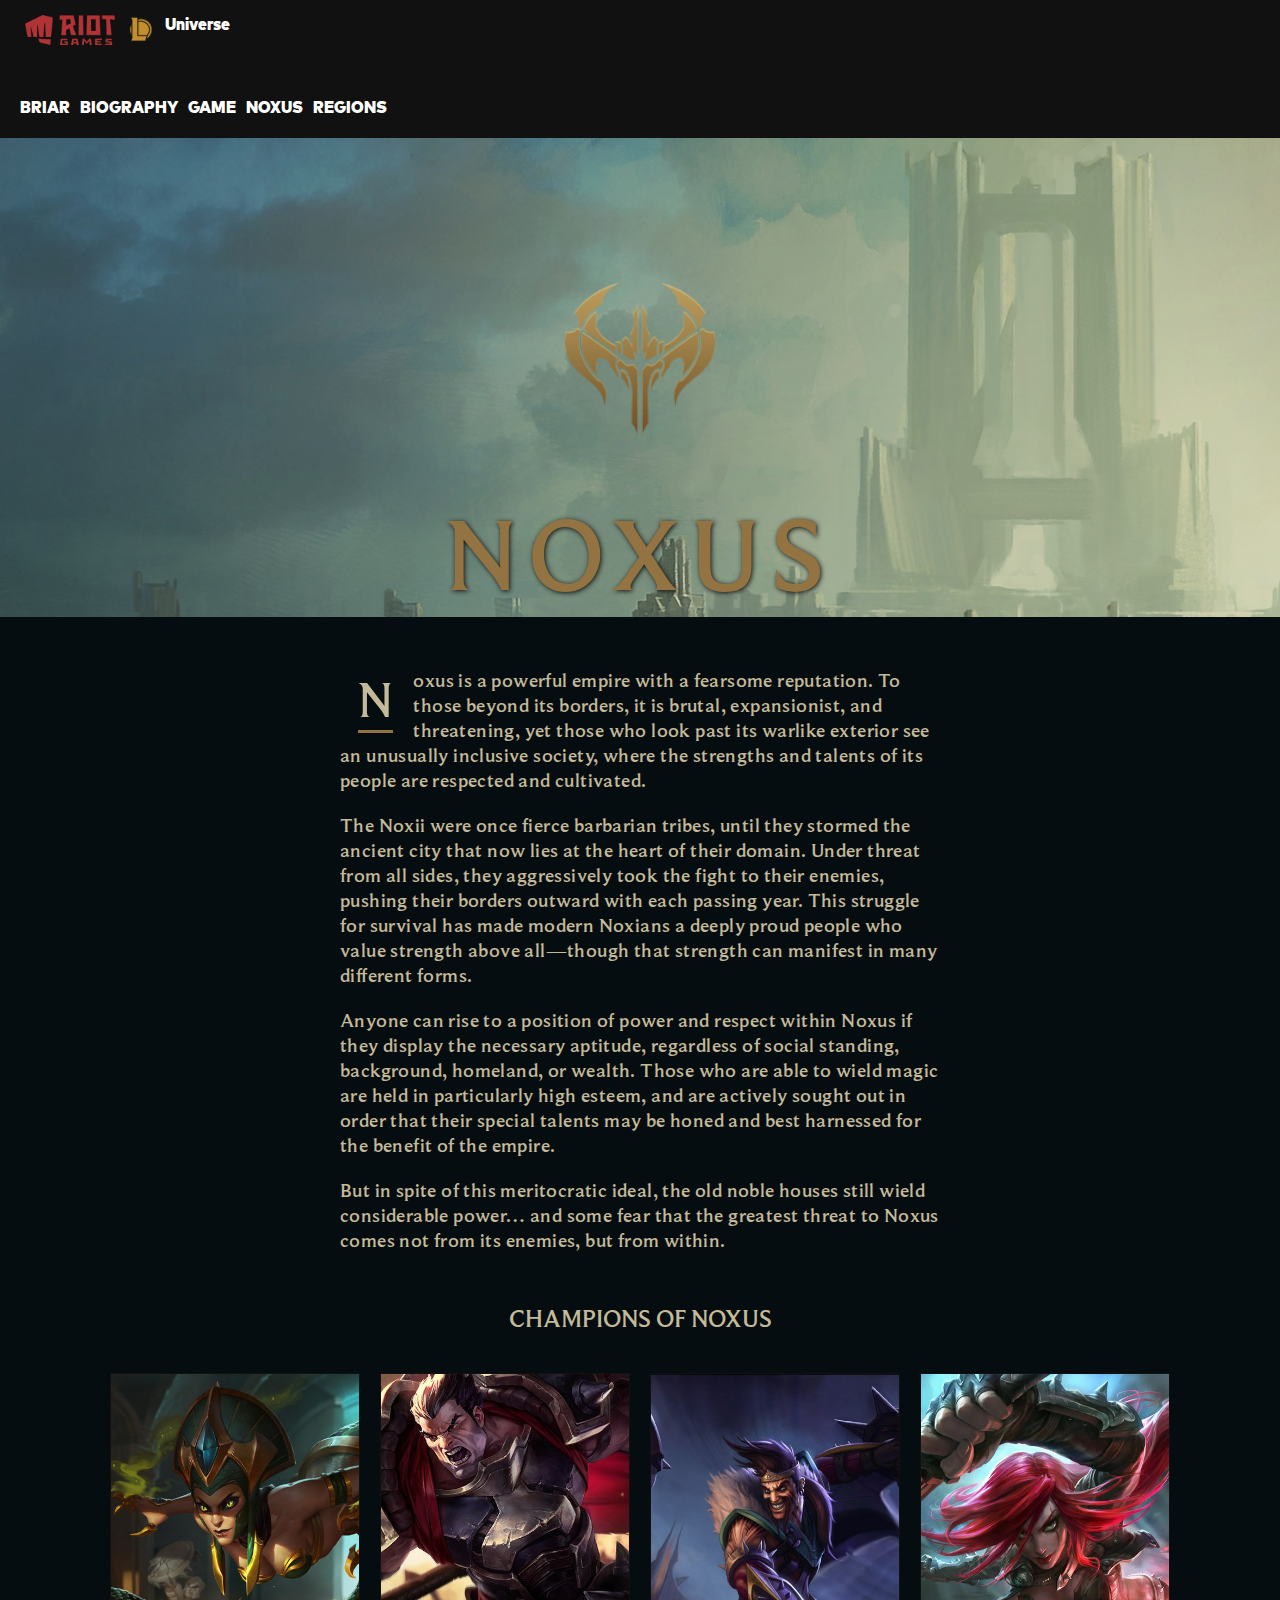
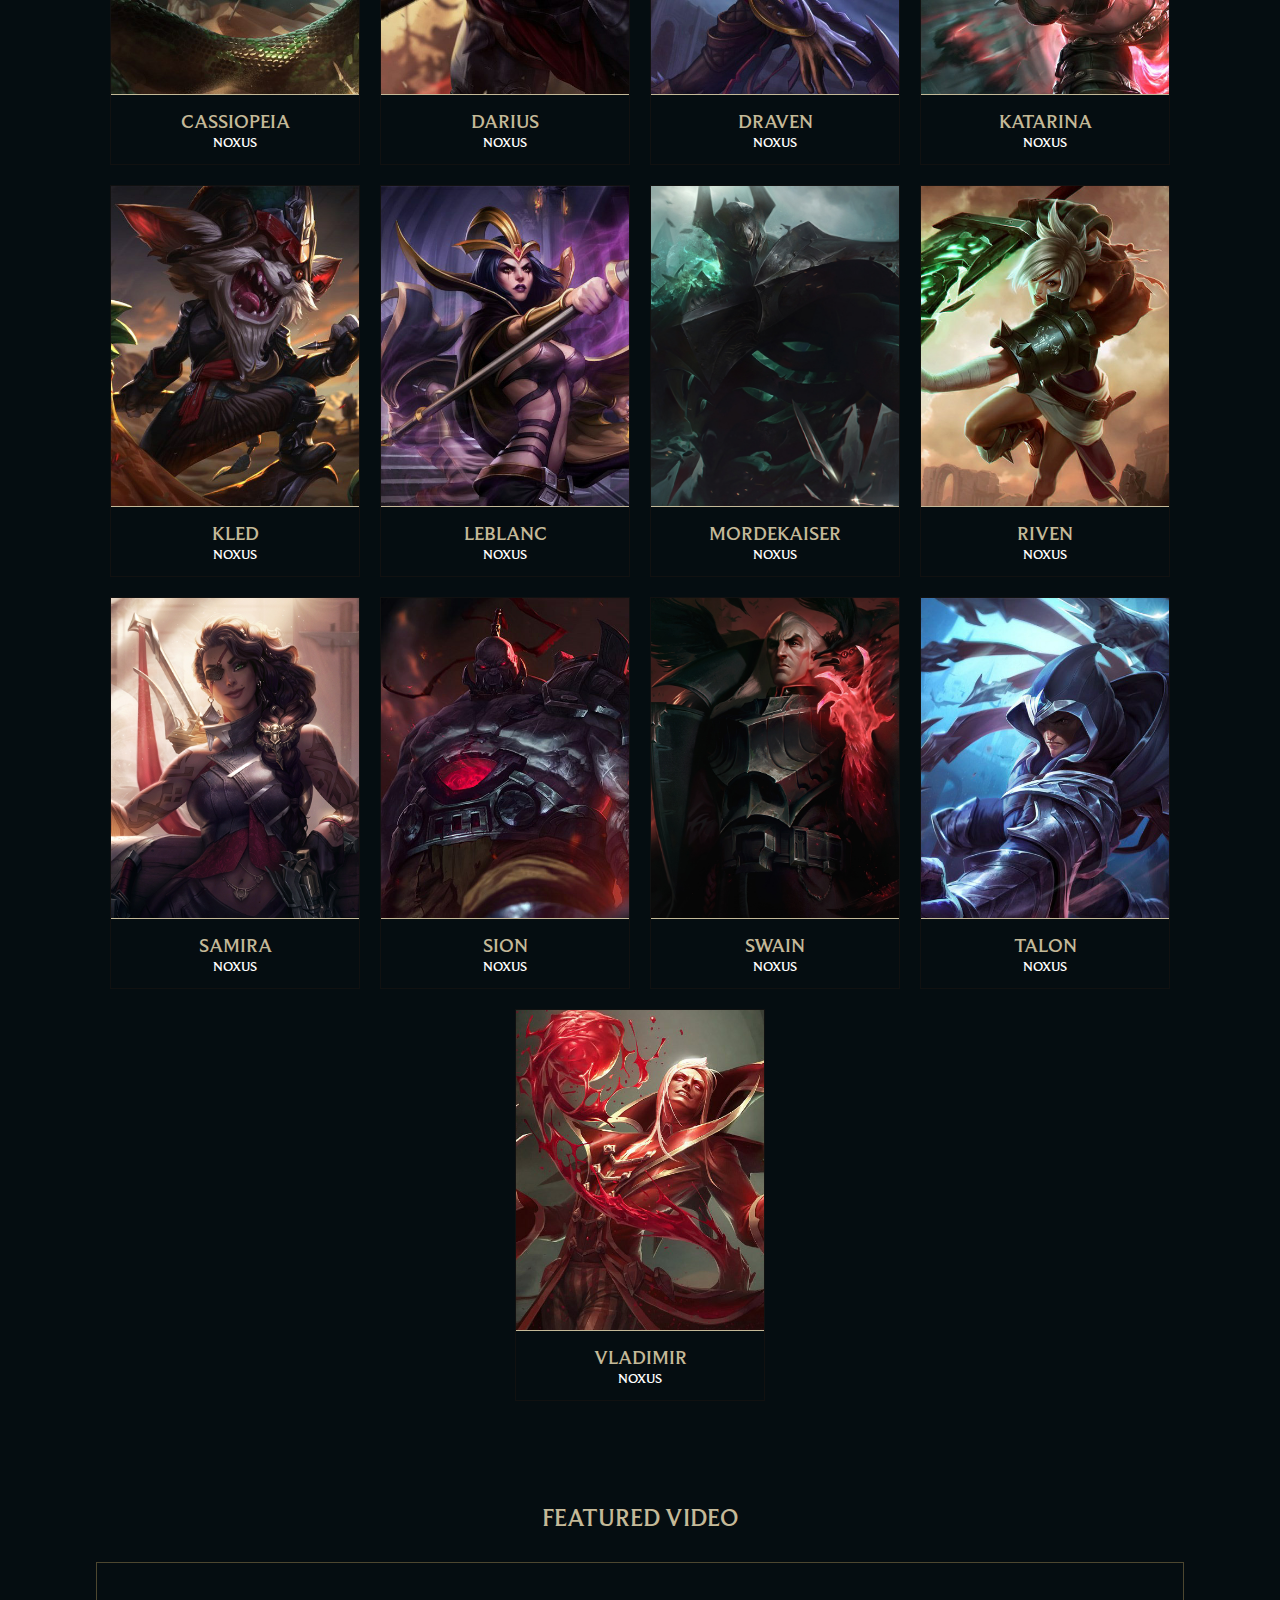
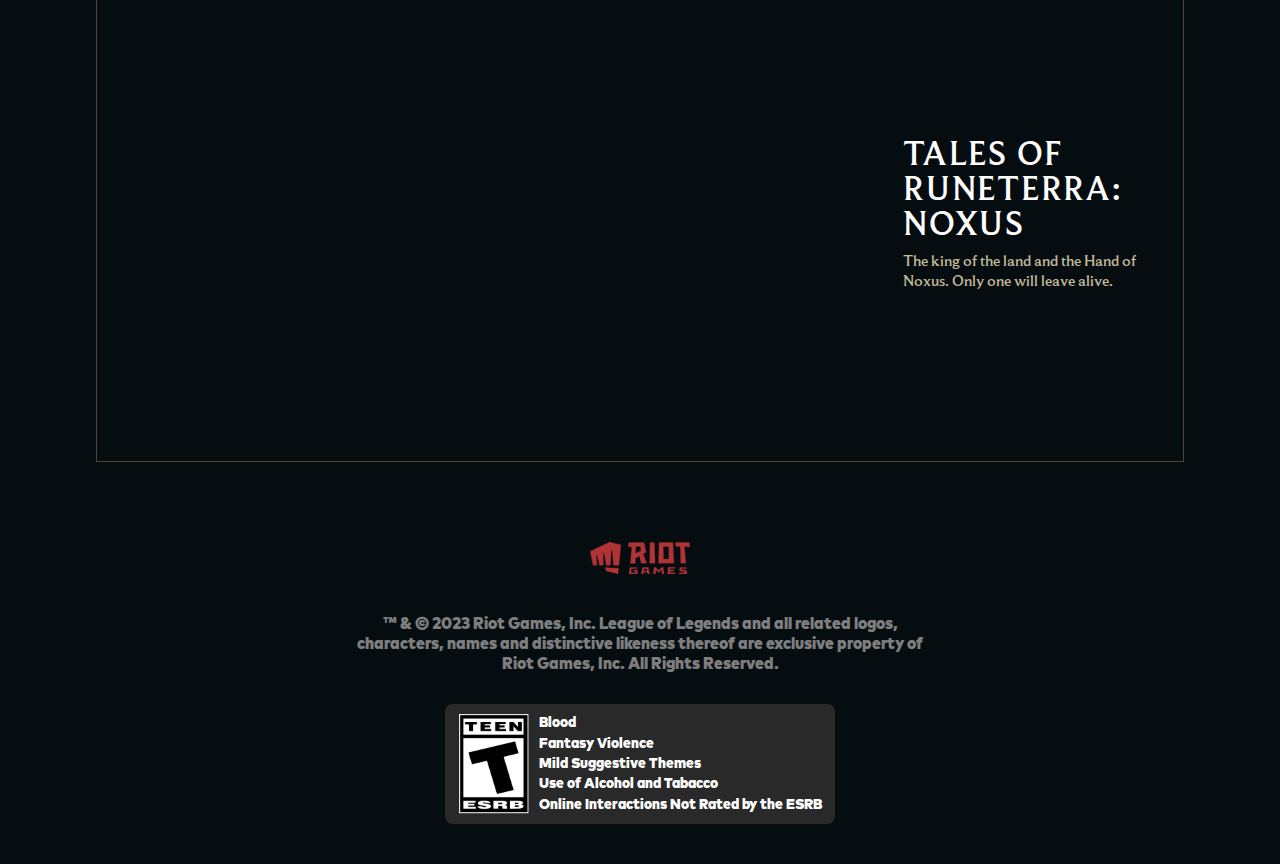
<file: paginas/noxus.html>
<!DOCTYPE html>
<html lang="en">
<head>
    <meta charset="UTF-8">
    <meta name="viewport" content="width=device-width, initial-scale=1.0">
    <meta name="description" content="Noxus, one of the League of Legends game regions">
    <meta name="keywords" content="regions, league of legends, game, runeterra, noxus">
    <title>Noxus - Regions - Universe of League of Legends</title>
    <link rel="icon" type="image/x-icon" href="../imagenes/leagueOfLegendsIcon.png">
    <link href="https://cdn.jsdelivr.net/npm/bootstrap@5.3.2/dist/css/bootstrap.min.css" rel="stylesheet" integrity="sha384-T3c6CoIi6uLrA9TneNEoa7RxnatzjcDSCmG1MXxSR1GAsXEV/Dwwykc2MPK8M2HN" crossorigin="anonymous">
    <link rel="stylesheet" href="../css/styles.css">
</head>
<body>
    <header class="navbar navbar-expand-lg navbar-dark">
        <div class="container-fluid header">
            <div class="logo-container header">
                <img class="header logo" src="../imagenes/riotLogo.png" alt="Riot Games logo">
                <img class="header icon" src="../imagenes/leagueUniverseIcon.png" alt="League of Legends Universe's logo">
                <p class="header">Universe</p>
            </div>
            <button class="navbar-toggler header" type="button" data-bs-toggle="collapse" data-bs-target="#navbarSupportedContent" aria-controls="navbarSupportedContent" aria-expanded="false" aria-label="Toggle navigation">
                <span class="navbar-toggler-icon header"></span>
            </button>
            <div class="collapse navbar-collapse header" id="navbarSupportedContent">
                <ul class=" me-auto mb-2 mb-lg-0 header navig">
                    <a class="nav-link active header link" aria-current="page" href="../index.html">BRIAR</a>
                    <a class="nav-link active header link" aria-current="page" href="biographyBriar.html">BIOGRAPHY</a>
                    <a class="nav-link active header link" aria-current="page" href="gameInfo.html">GAME</a>
                    <a class="nav-link active header link" aria-current="page" href="noxus.html">NOXUS</a>
                    <a class="nav-link active header link" aria-current="page" href="regions.html">REGIONS</a>
                </ul>
            </div>
        </div>
    </header>
    <main>
        <div class="noxus-title">
            <img src="../imagenes/noxus_Crest_icon.png" alt="Noxus crest" class="noxus-crest">
            <h1 class="briar-title noxus-title-pos">NOXUS</h1>
        </div>
        <div class="noxus-bio">
            <p class="noxus-n">Noxus is a powerful empire with a fearsome reputation. To those beyond its borders, it is brutal, expansionist, and threatening, yet those who look past its warlike exterior see an unusually inclusive society, where the strengths and talents of its people are respected and cultivated.</p>
            <p>The Noxii were once fierce barbarian tribes, until they stormed the ancient city that now lies at the heart of their domain. Under threat from all sides, they aggressively took the fight to their enemies, pushing their borders outward with each passing year. This struggle for survival has made modern Noxians a deeply proud people who value strength above all—though that strength can manifest in many different forms.</p>
            <p>Anyone can rise to a position of power and respect within Noxus if they display the necessary aptitude, regardless of social standing, background, homeland, or wealth. Those who are able to wield magic are held in particularly high esteem, and are actively sought out in order that their special talents may be honed and best harnessed for the benefit of the empire.</p>
            <p>But in spite of this meritocratic ideal, the old noble houses still wield considerable power… and some fear that the greatest threat to Noxus comes not from its enemies, but from within.</p>
        </div>
        <div class="noxus-champions">
            <h3>CHAMPIONS OF NOXUS</h3>
            <div class="champ-bubbles">
                <div class="champ cassio">
                    <div class="champ-noxus">
                        <p class="champ-name">CASSIOPEIA</p>
                        <p class="noxian">NOXUS</p>
                    </div>
                </div>
                <div class="champ darius">
                    <div class="champ-noxus">
                        <p class="champ-name">DARIUS</p>
                        <p class="noxian">NOXUS</p>
                    </div>
                </div>
                <div class="champ draven">
                    <div class="champ-noxus">
                        <p class="champ-name">DRAVEN</p>
                        <p class="noxian">NOXUS</p>
                    </div>
                </div>
                <div class="champ kata">
                    <div class="champ-noxus">
                        <p class="champ-name">KATARINA</p>
                        <p class="noxian">NOXUS</p>
                    </div>
                </div>
                <div class="champ kled">
                    <div class="champ-noxus">
                        <p class="champ-name">KLED</p>
                        <p class="noxian">NOXUS</p>
                    </div>
                </div>
                <div class="champ leblanc">
                    <div class="champ-noxus">
                        <p class="champ-name">LEBLANC</p>
                        <p class="noxian">NOXUS</p>
                    </div>
                </div>
                <div class="champ morde">
                    <div class="champ-noxus">
                        <p class="champ-name">MORDEKAISER</p>
                        <p class="noxian">NOXUS</p>
                    </div>
                </div>
                <div class="champ riven">
                    <div class="champ-noxus">
                        <p class="champ-name">RIVEN</p>
                        <p class="noxian">NOXUS</p>
                    </div>
                </div>
                <div class="champ samira">
                    <div class="champ-noxus">
                        <p class="champ-name">SAMIRA</p>
                        <p class="noxian">NOXUS</p>
                    </div>
                </div>
                <div class="champ sion">
                    <div class="champ-noxus">
                        <p class="champ-name">SION</p>
                        <p class="noxian">NOXUS</p>
                    </div>
                </div>
                <div class="champ swain">
                    <div class="champ-noxus">
                        <p class="champ-name">SWAIN</p>
                        <p class="noxian">NOXUS</p>
                    </div>
                </div>
                <div class="champ talon">
                    <div class="champ-noxus">
                        <p class="champ-name">TALON</p>
                        <p class="noxian">NOXUS</p>
                    </div>
                </div>
                <div class="champ vladi">
                    <div class="champ-noxus">
                        <p class="champ-name">VLADIMIR</p>
                        <p class="noxian">NOXUS</p>
                    </div>
                </div>
            </div>
        </div>
        <div class="noxus-video">
            <h3>FEATURED VIDEO</h3>
            <div class="video-box">
                <iframe class="video" src="https://www.youtube.com/embed/FGlhWPwrkDg?si=1_L41oDNyF8OimuU" title="YouTube video player" frameborder="0" allow="accelerometer; autoplay; clipboard-write; encrypted-media; gyroscope; picture-in-picture; web-share" allowfullscreen></iframe>
                <div class="video-text">
                    <p class="video-title">TALES OF RUNETERRA: NOXUS</p>
                    <p class="video-desc">The king of the land and the Hand of Noxus. Only one will leave alive.</p>
                </div>
            </div>
        </div>
    </main>
    <footer>
        <img src="../imagenes/riotLogo.png" alt="Riot Games Logo" class="footer-logo">
        <p class="footer-copyright">™ & © 2023 Riot Games, Inc. League of Legends and all related logos, characters, names and distinctive likeness thereof are exclusive property of Riot Games, Inc. All Rights Reserved.</p>
        <div class="footer-back">
            <div class="esrb-class">
                <img src="../imagenes/esrb.png" alt="TEEN ESRB" class="esrb">
                <div class="footer-form">
                    <p>Blood</p>
                    <p>Fantasy Violence</p>
                    <p>Mild Suggestive Themes</p>
                    <p>Use of Alcohol and Tabacco</p>
                    <p>Online Interactions Not Rated by the ESRB</p>
                </div>
            </div>
        </div>
    </footer>
    <script src="https://cdn.jsdelivr.net/npm/bootstrap@5.3.2/dist/js/bootstrap.bundle.min.js" integrity="sha384-C6RzsynM9kWDrMNeT87bh95OGNyZPhcTNXj1NW7RuBCsyN/o0jlpcV8Qyq46cDfL" crossorigin="anonymous"></script>
</body>
</html>
</file>
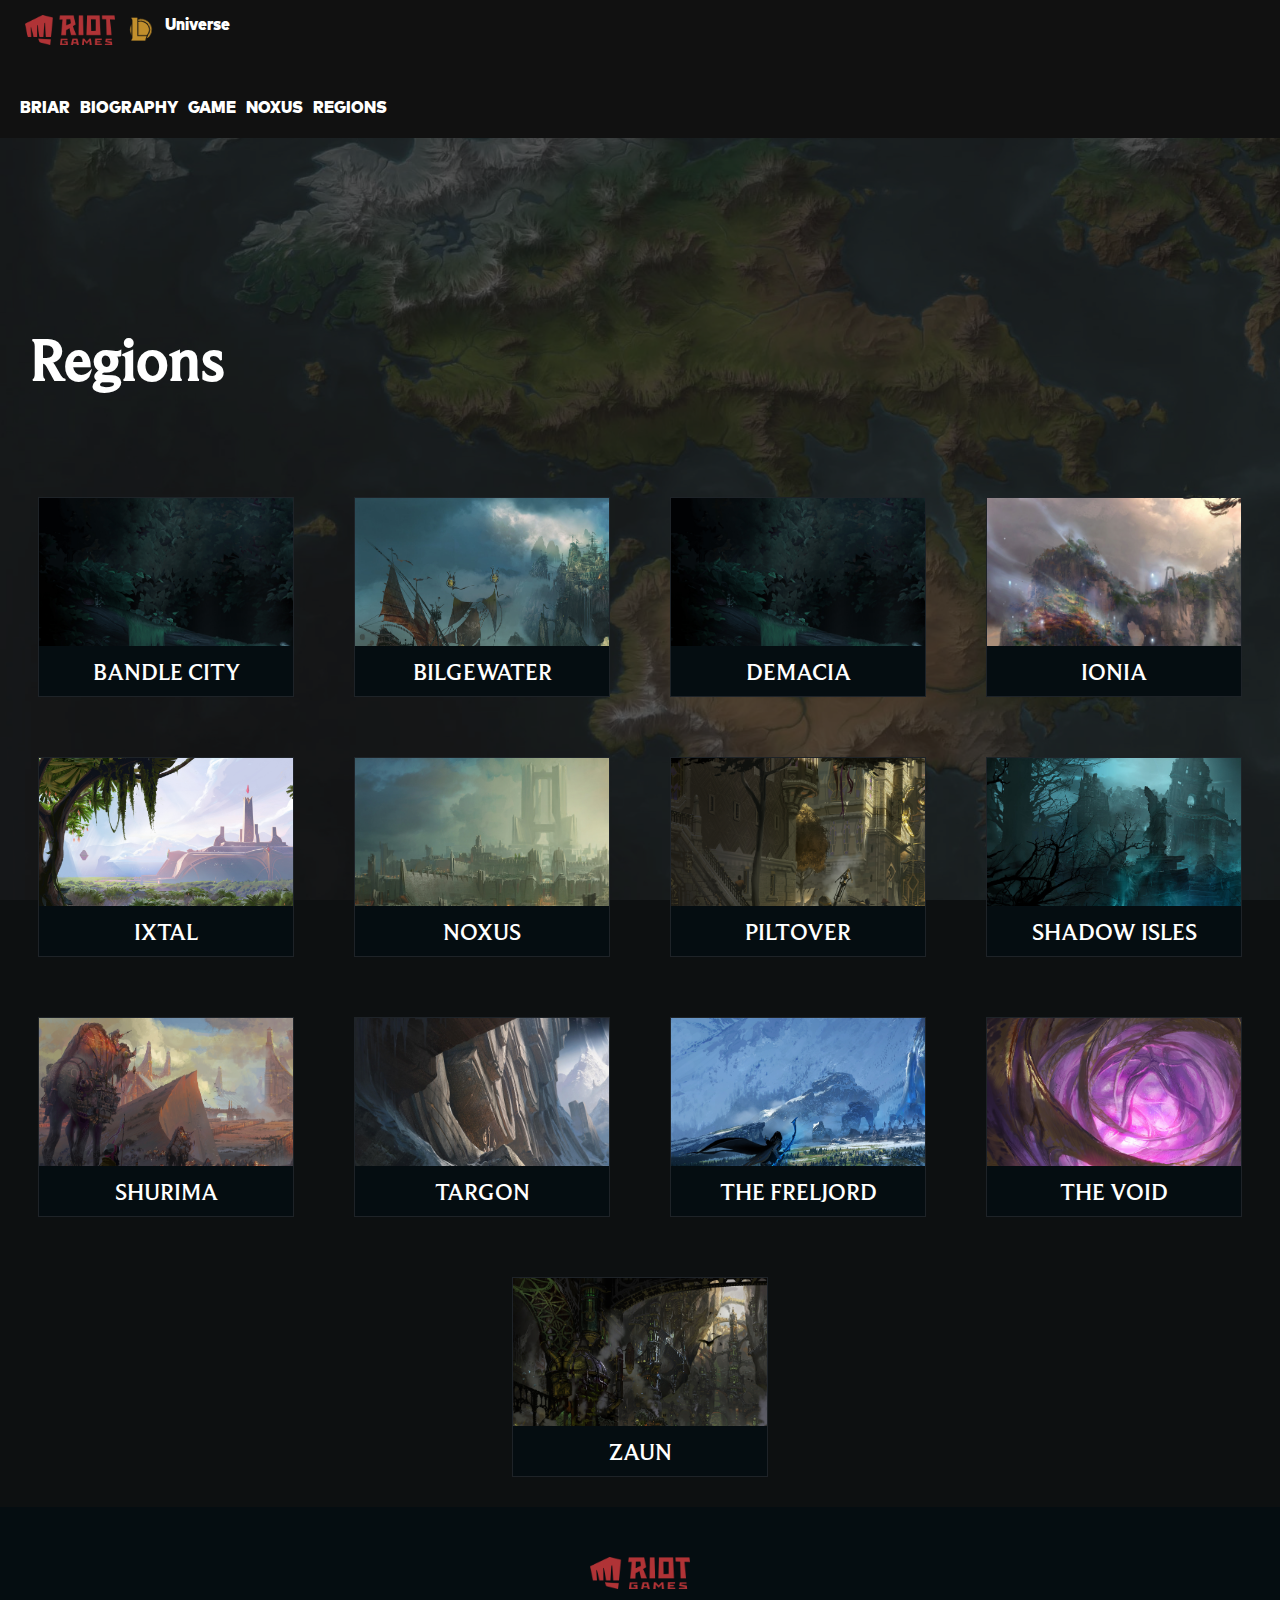
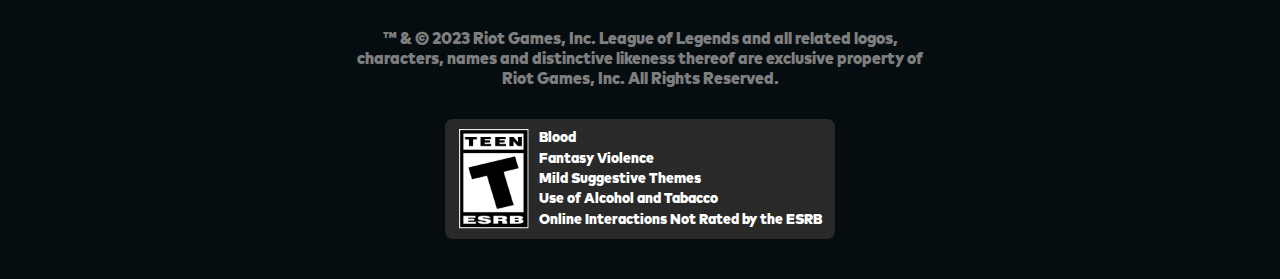
<file: paginas/regions.html>
<!DOCTYPE html>
<html lang="en">
<head>
    <meta charset="UTF-8">
    <meta name="viewport" content="width=device-width, initial-scale=1.0">
    <meta name="description" content="All the regions of the League of Legends Game">
    <meta name="keywords" content="regions, league of legends, game, runeterra">
    <title>Regions - Universe of League of Legends</title>
    <link rel="icon" type="image/x-icon" href="../imagenes/leagueOfLegendsIcon.png">
    <link href="https://cdn.jsdelivr.net/npm/bootstrap@5.3.2/dist/css/bootstrap.min.css" rel="stylesheet" integrity="sha384-T3c6CoIi6uLrA9TneNEoa7RxnatzjcDSCmG1MXxSR1GAsXEV/Dwwykc2MPK8M2HN" crossorigin="anonymous">
    <link rel="stylesheet" href="../css/styles.css">
</head>
<body>
    <header class="navbar navbar-expand-lg navbar-dark">
        <div class="container-fluid header">
            <div class="logo-container header">
                <img class="header logo" src="../imagenes/riotLogo.png" alt="Riot Games logo">
                <img class="header icon" src="../imagenes/leagueUniverseIcon.png" alt="League of Legends Universe's logo">
                <p class="header">Universe</p>
            </div>
            <button class="navbar-toggler header" type="button" data-bs-toggle="collapse" data-bs-target="#navbarSupportedContent" aria-controls="navbarSupportedContent" aria-expanded="false" aria-label="Toggle navigation">
                <span class="navbar-toggler-icon header"></span>
            </button>
            <div class="collapse navbar-collapse header" id="navbarSupportedContent">
                <ul class=" me-auto mb-2 mb-lg-0 header navig">
                    <a class="nav-link active header link" aria-current="page" href="../index.html">BRIAR</a>
                    <a class="nav-link active header link" aria-current="page" href="biographyBriar.html">BIOGRAPHY</a>
                    <a class="nav-link active header link" aria-current="page" href="gameInfo.html">GAME</a>
                    <a class="nav-link active header link" aria-current="page" href="noxus.html">NOXUS</a>
                    <a class="nav-link active header link" aria-current="page" href="regions.html">REGIONS</a>
                </ul>
            </div>
        </div>
    </header>
    <main>
        <div class="back-map">
            <div class="region-div-1">
                <h1 class="regions-title">Regions</h1>
            </div>
            <div class="region-bubbles">
                <div class="bandle-city bubble">
                    <div class="region-title">BANDLE CITY</div>
                </div>
                <div class="bilgewater bubble">
                    <div class="region-title">BILGEWATER</div>
                </div>
                <div class="demacia bubble">
                    <div class="region-title">DEMACIA</div>
                </div>
                <div class="ionia bubble">
                    <div class="region-title">IONIA</div>
                </div>
                <div class="ixtal bubble">
                    <div class="region-title">IXTAL</div>
                </div>
                <div class="noxus bubble">
                    <div class="region-title">NOXUS</div>
                </div>
                <div class="piltover bubble">
                    <div class="region-title">PILTOVER</div>
                </div>
                <div class="shadow-isles bubble">
                    <div class="region-title">SHADOW ISLES</div>
                </div>
                <div class="shurima bubble">
                    <div class="region-title">SHURIMA</div>
                </div>
                <div class="targon bubble">
                    <div class="region-title">TARGON</div>
                </div>
                <div class="freljord bubble">
                    <div class="region-title">THE FRELJORD</div>
                </div>
                <div class="void bubble">
                    <div class="region-title">THE VOID</div>
                </div>
                <div class="zaun bubble">
                    <div class="region-title">ZAUN</div>
                </div>
            </div>
        </div>
    </main>
    <footer>
        <img src="../imagenes/riotLogo.png" alt="Riot Games Logo" class="footer-logo">
        <p class="footer-copyright">™ & © 2023 Riot Games, Inc. League of Legends and all related logos, characters, names and distinctive likeness thereof are exclusive property of Riot Games, Inc. All Rights Reserved.</p>
        <div class="footer-back">
            <div class="esrb-class">
                <img src="../imagenes/esrb.png" alt="TEEN ESRB" class="esrb">
                <div class="footer-form">
                    <p>Blood</p>
                    <p>Fantasy Violence</p>
                    <p>Mild Suggestive Themes</p>
                    <p>Use of Alcohol and Tabacco</p>
                    <p>Online Interactions Not Rated by the ESRB</p>
                </div>
            </div>
        </div>
    </footer>
    <script src="https://cdn.jsdelivr.net/npm/bootstrap@5.3.2/dist/js/bootstrap.bundle.min.js" integrity="sha384-C6RzsynM9kWDrMNeT87bh95OGNyZPhcTNXj1NW7RuBCsyN/o0jlpcV8Qyq46cDfL" crossorigin="anonymous"></script>
</body>
</html>
</file>
<file: css/styles.css>
@font-face {
  font-family: Beaufort for LOL;
  src: url(../fonts/beaufort-for-lol/BeaufortforLOL-Medium.ttf);
}
@font-face {
  font-family: FF Mark W05;
  src: url(../fonts/ff-mark/FontFont_FF.Mark.Pro.Black.otf);
}
* {
  background-color: rgb(5, 13, 17);
  color: #fff;
  margin: 0;
  padding: 0;
  box-sizing: border-box;
}

body {
  background-color: rgb(5, 13, 17);
}

.grid-container {
  display: grid;
  grid-template-rows: 80px 80px 80px 80px 80px 80px 80px 80px;
  grid-template-columns: 300px 700px 300px;
  grid-template-areas: "rel quote role" "rel quote region" "rel quote region" "rel bio region" "rel bio region" "rel bio region" "rel bio gameinfo" "rel bio gameinfo";
  grid-gap: 15px;
  margin: 30px 0;
  justify-content: center;
}

.briar-title {
  text-align: center;
  font-size: 104px;
  letter-spacing: 0.2em;
  font-weight: 500;
  font-family: "Beaufort for LOL", Arial, sans-serif;
}

.title-pos {
  position: relative;
  top: 70%;
  background-color: transparent;
  color: #937341;
  text-shadow: 1px 1px 5px #111;
}

.bio-title-pos {
  position: relative;
  top: 78%;
  background-color: transparent;
  font-size: 90px;
  font-weight: 500;
  font-family: "Beaufort for LOL", Arial, sans-serif;
  letter-spacing: 0.05em;
}

.background-briar {
  background-image: url(../imagenes/briarDefault.jpg);
  height: 500px;
  background-repeat: no-repeat;
  background-size: cover;
  border-top: 10px double rgba(202, 171, 103, 0.37);
  border-bottom: 10px double rgba(202, 171, 103, 0.37);
}

.background-game-info {
  background-image: url(../imagenes/briarDefault.jpg);
  background-repeat: no-repeat;
  background-size: 80vw;
  height: 900px;
  background-position: center;
  display: flex;
  flex-direction: column;
  justify-content: flex-end;
}

.champ-title {
  text-align: center;
  display: block;
  font-size: 16px;
  font-weight: bold;
  letter-spacing: 0.2em;
  margin-top: 20px;
  margin-bottom: 150px;
  color: #c4b998;
  font-family: "Beaufort for LOL", Arial, sans-serif;
}

.biography {
  background-image: url(../imagenes/briarDefault.jpg);
  background-position: center;
  background-repeat: no-repeat;
  background-size: cover;
  text-align: center;
  line-height: 1.2;
  grid-area: bio;
  display: flex;
  font-family: "Beaufort for LOL", Arial, sans-serif;
}

.biography p::first-letter {
  font-size: 40px;
  border-bottom: 3px solid #937341;
  font-weight: 500;
  margin: 0 20px 0 18px;
  float: left;
}

.biography p {
  padding: 20px 50px;
  color: #c4b998;
}

.biography a {
  border: 2px solid #937341;
  color: #c4b998;
  padding: 20px 30px;
  flex-direction: flex-end;
  background-color: #111;
}

.bio-text {
  background-color: transparent;
  display: flex;
  align-items: center;
  height: 100%;
  flex-direction: column;
  justify-content: space-evenly;
}

.capa {
  background-color: rgba(0, 0, 0, 0.5);
  position: absolute;
  top: 0;
  left: 0;
  width: 100%;
  height: 100%;
}

.nav-bar {
  display: flex;
  flex-direction: row;
  padding: 10px;
  font-family: "FF Mark W05", Arial, sans-serif;
}

.header {
  background-color: #111;
  font-family: "FF Mark W05", Arial, sans-serif;
  text-decoration: none;
  padding: 5px;
  margin: 0;
}

.logo-container {
  display: flex;
  flex-direction: row;
}

.navbar-toggler {
  border: none;
}

header {
  background-color: #111;
  width: 100%;
  height: 90px;
  align-items: center;
  display: inline-block;
}

.navig {
  word-spacing: 1em;
  font-weight: lighter;
  color: #fff;
  margin: 0;
}

.bloque {
  display: inline-block;
}

.background {
  background-color: #111;
}

.related-champs {
  border: solid 1px #937341;
  grid-area: rel;
  display: flex;
  flex-direction: column;
}

.quote {
  border: solid 1px #937341;
  grid-area: quote;
  display: flex;
  flex-direction: column;
  justify-content: center;
  align-items: center;
}

.quote img {
  border: 10px double #937341;
  position: relative;
  bottom: 30%;
}

.quote p {
  position: relative;
  bottom: 20%;
  font-size: 25px;
  padding: 10px;
  font-family: "Beaufort for LOL", Arial, sans-serif;
  font-weight: 500;
}

.quote-name {
  color: #937341;
}

.quote-text {
  color: #c4b998;
  text-align: center;
}

.biography {
  border: solid 1px #937341;
  grid-area: bio;
}

.role {
  border: solid 1px #937341;
  grid-area: role;
  display: flex;
}

.role img {
  border-right: solid 1px #937341;
  padding: 15px;
  width: 25%;
}

.role-text {
  display: flex;
  flex-direction: column;
  justify-content: center;
  align-items: center;
  width: 100%;
  font-family: "Beaufort for LOL", Arial, sans-serif;
}

.region-briar {
  border: solid 1px #937341;
  grid-area: region;
  display: flex;
  flex-direction: column;
  justify-content: space-between;
  align-items: center;
  background-image: url(../imagenes/noxus_splash.jpg);
  background-position: center;
  background-size: cover;
}

.region-text {
  border-top: 1px solid #937341;
  width: 100%;
  padding: 20px;
  text-align: center;
  font-family: "Beaufort for LOL", Arial, sans-serif;
}

.text-color {
  color: #c4b998;
}

.lighter {
  font-weight: lighter;
}

.game-info-briar {
  border: solid 1px #937341;
  grid-area: gameinfo;
  display: flex;
  flex-direction: column;
  justify-content: flex-end;
  align-items: center;
  background-image: url(../imagenes/briarDefault.jpg);
  background-size: cover;
}

.game-info-briar a {
  background-color: transparent;
}

.game-info-text {
  border-top: 1px solid #937341;
  padding: 15px;
  text-align: center;
  width: 100%;
  font-family: "Beaufort for LOL", Arial, sans-serif;
}

footer {
  text-align: center;
  align-items: center;
  display: flex;
  flex-direction: column;
  padding: 10px;
  margin: 30px 0;
}

a {
  text-decoration: none;
}

.border {
  border: solid 1px rgba(255, 255, 255, 0.3882352941) !important;
}

.bio-title {
  text-align: center;
  font-family: "Beaufort for LOL", Arial, sans-serif;
}

.biography-corpse {
  height: auto;
  width: 600px;
  font-family: "Beaufort for LOL", Arial, sans-serif;
  margin: 40px auto;
  font-size: 20px;
  letter-spacing: 0.02em;
}

.bio-name {
  margin-top: 10px;
  color: #c4b998;
}

#bio-name {
  margin-bottom: 70px;
}

.biography-corpse p {
  color: #949494;
  padding: 10px 0;
  margin: 0;
}

.bio-title {
  font-family: "Beaufort for LOL", Arial, sans-serif;
}

.bio-title h2 {
  font-size: 24px;
  letter-spacing: 0.05em;
}

.bio-title h5 {
  color: #c4b998;
}

.regions {
  width: 100%;
  height: 2000px;
}

.region-div-1 {
  height: 350px;
  background-color: rgba(17, 17, 17, 0.6784313725);
}

.region-bubbles {
  background-color: rgba(17, 17, 17, 0.6784313725);
  display: flex;
  flex-wrap: wrap;
  justify-content: center;
}

.back-map {
  background-image: url(../imagenes/runeterra-map.jpg);
  background-size: cover;
  background-repeat: no-repeat;
  background-attachment: fixed;
  width: 100%;
}

.layer {
  background-color: rgba(17, 17, 17, 0.7882352941);
  width: 100%;
  height: 100%;
}

.index-pos {
  display: flex;
  align-items: center;
  justify-content: center;
}

.bio-text p {
  background-color: transparent;
}

.bubble {
  height: 200px;
  width: 20%;
  margin: 30px;
  display: flex;
  flex-direction: column-reverse;
  border: 1px solid #1e2328;
  background-color: transparent;
}

.bubble:hover {
  transform: scale(1.1);
}

.regions-title {
  font-size: 60px;
  font-weight: bold;
  text-align: center;
  padding: 10px;
  text-align: left;
  margin-left: 20px;
  font-family: "Beaufort for LOL", Arial, sans-serif;
  position: relative;
  top: 55%;
  background-color: transparent;
}

.region-title {
  font-size: 24px;
  text-align: center;
  padding: 10px;
  font-family: "Beaufort for LOL", Arial, sans-serif;
}

.champ {
  border: 1px solid #111;
  display: flex;
  flex-direction: column-reverse;
  width: 250px;
  margin: 10px;
  height: 392px;
}

.champ:hover {
  transform: scale(1.1);
}

h3 {
  text-align: center;
  margin-top: 20px;
  margin-bottom: 20px;
  font-size: 25px;
  font-family: "Beaufort for LOL", Arial, sans-serif;
  font-weight: lighter;
  color: #c4b998;
}

.champ-noxus {
  width: 100%;
  height: 70px;
  border-top: 1px solid #c4b998;
  display: flex;
  flex-direction: column;
  justify-content: center;
  align-items: center;
  font-family: "Beaufort for LOL", Arial, sans-serif;
}

.noxian {
  font-size: 14px;
  margin: 0;
}

.champ-name {
  font-size: 20px;
  color: #c4b998;
  margin: 0;
}

.footer-logo {
  width: 100px;
  height: 32px;
  margin: 10px;
}

.rel-champs {
  width: 140px;
  height: auto;
  border-radius: 50%;
  border: 3px solid #937341;
}

.champ-cage:hover {
  transform: scale(1.2);
}

.champ-cages {
  height: 100%;
  display: flex;
  flex-direction: column;
  align-items: center;
  overflow-y: scroll;
}

.champ-cage {
  margin: 20px;
}

.esrb {
  width: 80px;
  height: 120px;
  padding-top: 10px;
  padding-bottom: 10px;
  padding-right: 10px;
  background-color: #292929;
}

.noxus-emblem {
  width: 250px;
  height: auto;
  background-color: transparent;
}

.noxus-link {
  background-color: transparent;
}

.noxus-emblem:hover {
  transform: scale(1.2);
}

.fighter-icon {
  width: 50px;
  height: auto;
}

.logo {
  width: 100px;
  height: auto;
  margin-left: 10px;
}

.icon {
  width: 40px;
  height: auto;
}

.quote-briar {
  width: 300px;
  height: auto;
  border-radius: 50%;
}

.quote-img {
  width: 160px;
  height: 160px;
}

.game-info-icon {
  width: 80px;
  height: auto;
  background-color: transparent;
}

.game-info-icon:hover {
  transform: scale(1.2);
}

.f-icon {
  width: 40px;
  height: auto;
}

.skill-icon {
  width: 50px;
  height: auto;
}

.noxus-crest {
  width: 150px;
  height: auto;
  background-color: transparent;
  position: relative;
  bottom: 10%;
}

.rel-title {
  text-align: center;
  font-weight: bold;
  color: #c4b998;
  font-family: "Beaufort for LOL", Arial, sans-serif;
}

.no-margin {
  margin: 0;
}

.related-title {
  text-align: center;
  padding: 20px;
  border-bottom: 1px solid #937341;
  font-family: "Beaufort for LOL", Arial, sans-serif;
}

#related-title {
  font-size: 18px;
}

.noxus-n::first-letter {
  font-size: 50px;
  border-bottom: 3px solid #937341;
  font-weight: 500;
  margin: 0 20px 0 18px;
  float: left;
}

.footer-text {
  width: 500px;
  padding: 10px;
}

.footer-copyright {
  margin: 30px;
  width: 45%;
  font-family: "FF Mark W05", Arial, sans-serif;
  color: #7e7e7e;
}

.footer-form {
  font-family: "FF Mark W05", Arial, sans-serif;
  font-size: 14px;
  display: flex;
  flex-direction: column;
  justify-content: space-evenly;
  align-items: flex-start;
  background-color: #292929;
  margin: 8px 0 8px 0;
}

.footer-form p {
  background-color: #292929;
  font-weight: 600;
  margin: 0;
}

.esrb-class {
  display: flex;
  background-color: #292929;
}

.footer-back {
  background-color: #292929;
  border-radius: 8px;
  display: flex;
  justify-content: center;
  width: 390px;
}

.noxus-title {
  display: flex;
  align-items: center;
  flex-direction: column;
  background-image: url(../imagenes/noxus_splash.jpg);
  height: 500px;
  justify-content: flex-end;
}

.noxus-title-pos {
  color: #937341;
  background-color: transparent;
  text-shadow: 1px 1px 5px #111;
  letter-spacing: 0.1em;
}

.noxus-bio p {
  font-family: "Beaufort for LOL", Arial, sans-serif;
  color: #c4b998;
  padding: 10px 0;
}

.noxus-bio {
  width: 600px;
  height: auto;
  letter-spacing: 0.02em;
  font-size: 20px;
  margin: 40px auto;
}

.champ-bubbles {
  display: flex;
  flex-wrap: wrap;
  justify-content: center;
  margin: 30px 0 90px 0;
}

.video-box {
  display: flex;
  flex-direction: row;
  width: 85%;
  border: 1px solid rgba(202, 171, 103, 0.37);
  align-items: center;
  justify-content: left;
  height: 500px;
  margin: 30px auto 60px auto;
}

.video-text {
  font-family: "Beaufort for LOL", Arial, sans-serif;
  width: 300px;
  display: flex;
  flex-direction: column;
  margin: 0 auto;
}

.video-title {
  font-size: 35px;
  margin-bottom: 10px;
  line-height: 35px;
  letter-spacing: 0.05em;
}

.video-desc {
  font-size: 16px;
  color: #c4b998;
}

.video {
  width: 862px;
  height: 100%;
  padding: 15px;
}

.link {
  color: #fff;
}

.carousel-skins {
  width: 80vw;
  height: auto;
}

.game-info-title {
  font-family: "Beaufort for LOL", Arial, sans-serif;
  text-align: center;
  font-size: 24px;
  margin: 0;
  background-color: transparent;
}

.game-info-title-pos {
  font-weight: bold;
  letter-spacing: 0;
  margin: 0;
  background-color: transparent;
}

.clean-bg {
  background-color: transparent;
}

.game-info-title-text {
  position: relative;
  bottom: 10%;
  background-color: transparent;
  text-shadow: 2px 2px 10px #111;
}

.briar-info-title {
  display: flex;
  width: 70%;
  margin: 0 auto;
  font-family: "Beaufort for LOL", Arial, sans-serif;
  height: 250px;
  position: relative;
  bottom: 100px;
}

.role-difficulty {
  width: 50%;
  display: flex;
  justify-content: space-evenly;
  align-items: center;
  text-align: center;
  border-right: 1px solid rgba(255, 255, 255, 0.3882352941);
}

.game-bio {
  width: 50%;
  display: flex;
  align-items: center;
  text-align: left;
  padding: 0 50px;
  font-size: 14px;
}

.game-bio p {
  margin: 0;
}

.clean-margin {
  margin: 0;
  font-size: 12px;
}

.game-info-img {
  margin-bottom: 10px;
}

.skins {
  display: flex;
  align-items: center;
  justify-content: center;
  flex-direction: column;
  margin-bottom: 50px;
}

.abilities-title {
  font-family: "Beaufort for LOL", Arial, sans-serif;
  margin: 30px;
  font-weight: bold;
  text-align: center;
}

.carousel-title {
  font-family: "Beaufort for LOL", Arial, sans-serif;
  margin: 30px;
  font-weight: bold;
}

.socials {
  display: flex;
  flex-direction: row;
  margin: 10px 0 10px 0;
}

.bi {
  margin: 10px;
  background-color: #413f3f;
  padding: 5px;
  border-radius: 10px;
}

.abilities-bubbles {
  display: flex;
  flex-direction: column;
  width: 400px;
  margin: 20px auto;
}

.skill-text {
  font-family: "Beaufort for LOL", Arial, sans-serif;
  text-align: left;
  margin: 0;
}

.skill-ind {
  font-size: 11px;
  color: rgba(141, 139, 139, 0.8078431373);
}

.skill-name {
  font-size: 20px;
  font-weight: bold;
  color: #cac8c8;
}

.skill-desc {
  font-size: 14px;
  color: #cac8c8;
}

.passive-skill, .q-skill, .w-skill, .e-skill, .r-skill {
  padding: 20px;
}

@media screen and (max-width: 767px) {
  .grid-container {
    display: flex;
    flex-direction: column;
    margin: 5px auto;
  }
  .bloque {
    width: 95%;
    margin: 5px auto;
  }
  .related-champs {
    height: 250px;
    margin-bottom: 100px;
  }
  .quote {
    height: 300px;
  }
  .biography {
    height: 400px;
  }
  .role {
    height: auto;
  }
  .role img {
    width: 30%;
  }
  .role-text {
    font-size: 30px;
  }
  .game-info-briar {
    height: 200px;
  }
  .background-briar {
    background-position: center;
  }
  .champ-cages {
    flex-direction: row;
    justify-content: center;
  }
  .champ-cage {
    margin: 10px;
  }
  .rel-champs {
    width: 18vw;
  }
  footer {
    transform: scale(0.8);
  }
  .footer-copyright {
    width: 80%;
  }
  .biography-corpse {
    width: 90%;
    font-size: 16px;
  }
  .bubble {
    margin: 20px auto;
    width: 90%;
  }
  .regions-title {
    font-size: 40px;
    top: 70%;
  }
  .region-div-1 {
    height: 300px;
  }
  .noxus-bio {
    width: 90%;
  }
  .champ {
    width: 100%;
  }
  .video-box {
    width: 100%;
    flex-direction: column;
    justify-content: center;
  }
  .video {
    width: 95%;
    height: 280px;
  }
  .video-text {
    width: 85%;
    text-align: center;
  }
  .noxus-title {
    background-position: center;
  }
  .background-game-info {
    height: 400px;
    background-size: 90%;
  }
  .briar-info-title {
    bottom: 40px;
    width: 90%;
    height: 350px;
  }
  .game-info-title {
    font-size: 18px;
  }
  .briar-info-title {
    flex-direction: column;
  }
  .role-difficulty {
    width: 100%;
    border-bottom: 1px solid rgba(255, 255, 255, 0.3882352941);
    height: 50%;
    border-right: none;
  }
  .game-bio {
    width: 100%;
    padding: 5px 20px;
    height: 50%;
  }
  .briar-title {
    font-size: 80px;
  }
  .title-pos {
    top: 75%;
  }
  .abilities-bubbles {
    width: 90%;
  }
}
@media screen and (min-width: 320px) and (max-width: 400px) {
  .biography p {
    padding: 20px;
  }
  .rel-champs {
    width: 35vw;
  }
  .related-champs {
    height: 400px;
  }
  .briar-info-title {
    height: 400px;
  }
  .role-difficulty {
    height: 30%;
  }
  .game-bio {
    height: 70%;
  }
  .champ-cages {
    flex-wrap: wrap;
  }
}
@media screen and (min-width: 600px) and (max-width: 768px) {
  .video {
    height: 400px;
  }
}
@media screen and (min-width: 768px) and (max-width: 1023px) {
  .grid-container {
    display: flex;
    flex-direction: column;
    margin: 5px auto;
  }
  .champ-title {
    margin-bottom: 40px;
    font-size: 30px;
  }
  .champ-cages {
    flex-direction: row;
    justify-content: center;
  }
  .rel-champs {
    width: 18vw;
  }
  .bloque {
    width: 95%;
    margin: 5px auto;
  }
  .quote {
    margin-top: 80px;
    height: 300px;
  }
  .bio-text {
    font-size: 14px;
  }
  .biography {
    height: 300px;
  }
  .role-text {
    height: auto;
  }
  .role img {
    width: 10%;
  }
  .region-briar {
    height: 400px;
  }
  .game-info-briar {
    height: 300px;
  }
  footer {
    transform: scale(0.9);
  }
  .footer-copyright {
    width: 80%;
  }
  .biography-corpse {
    width: 90%;
    font-size: 16px;
  }
  .bubble:hover {
    transform: scale(1);
  }
  .bubble {
    margin: 20px auto;
    width: 45%;
  }
  .noxus-title {
    background-position: center;
  }
  .video-box {
    width: 100%;
  }
  .video {
    width: 60%;
    height: 300px;
  }
  .background-game-info {
    height: 400px;
    background-size: 90%;
  }
  .briar-info-title {
    bottom: 40px;
    width: 90%;
    height: 350px;
  }
  .game-info-title {
    font-size: 18px;
  }
  .briar-info-title {
    flex-direction: column;
  }
  .role-difficulty {
    width: 100%;
    border-bottom: 1px solid rgba(255, 255, 255, 0.3882352941);
    height: 50%;
    border-right: none;
  }
  .game-bio {
    width: 100%;
    padding: 5px 20px;
    height: 50%;
  }
  .briar-title {
    font-size: 80px;
  }
  .title-pos {
    top: 75%;
  }
  .abilities-bubbles {
    width: 90%;
  }
}
@media screen and (min-width: 992px) {
  .navig {
    display: flex;
    flex-direction: row;
  }
}
@media screen and (min-width: 1024px) and (max-width: 1200px) {
  .video {
    height: 450px;
  }
  .background-game-info {
    height: 600px;
  }
}
@media screen and (min-width: 1024px) and (max-width: 1420px) {
  .grid-container {
    grid-template-columns: 20% 50% 20%;
    grid-template-rows: 60px 60px 60px 60px 60px 60px 60px 60px;
  }
  .noxus-emblem {
    width: 200px;
  }
  .region-text {
    padding: 10px;
  }
  .game-info-text {
    padding: 10px;
  }
  .game-info-icon {
    width: 60px;
  }
  .rel-champs {
    width: 120px;
  }
  .quote-img {
    width: 140px;
    height: 140px;
  }
  .quote img {
    bottom: 20%;
  }
  .quote p {
    font-size: 20px;
  }
  .role img {
    width: 29%;
  }
  .briar-info-title {
    bottom: 60px;
  }
}
@media screen and (min-width: 1024px) {
  .abilities-bubbles {
    flex-direction: row;
    width: 90%;
  }
  .passive-skill, .q-skill, .w-skill, .e-skill, .r-skill {
    width: 20%;
  }
}
.cassio {
  background-image: url(../imagenes/cassiopeia_splash.jpg);
  background-size: cover;
  background-position: 70%;
}

.darius {
  background-image: url(../imagenes/darius_splash.jpg);
  background-size: cover;
  background-position: 70% 30%;
}

.draven {
  background-image: url(../imagenes/draven_splash.jpg);
  background-size: cover;
  background-position: 85% 8%;
}

.kata {
  background-image: url(../imagenes/katarina_splash.jpg);
  background-size: cover;
  background-position: 70%;
}

.kled {
  background-image: url(../imagenes/kled_splash.jpg);
  background-size: cover;
  background-position: 89%;
}

.leblanc {
  background-image: url(../imagenes/leblanc_splash.jpg);
  background-size: cover;
  background-position: 75%;
}

.morde {
  background-image: url(../imagenes/mordekaiser_splash.jpg);
  background-size: cover;
  background-position: 50%;
}

.riven {
  background-image: url(../imagenes/riven_splash.jpg);
  background-size: cover;
  background-position: 90%;
}

.samira {
  background-image: url(../imagenes/samira-splash.jpg);
  background-size: cover;
  background-position: 62%;
}

.sion {
  background-image: url(../imagenes/sion_splash.jpg);
  background-size: cover;
  background-position: 80%;
}

.swain {
  background-image: url(../imagenes/swain-splash.jpg);
  background-size: cover;
  background-position: 75%;
}

.talon {
  background-image: url(../imagenes/talon_splash.jpg);
  background-size: cover;
  background-position: 70%;
}

.vladi {
  background-image: url(../imagenes/vladimir_splash.jpg);
  background-size: cover;
  background-position: 80%;
}

.bandle-city {
  background-image: url(../imagenes/bandle-city_splash.jpg);
  background-size: cover;
}

.bilgewater {
  background-image: url(../imagenes/bilgewater_splash.jpg);
  background-size: cover;
}

.demacia {
  background-image: url(../imagenes/bandle-city_splash.jpg);
  background-size: cover;
}

.ionia {
  background-image: url(../imagenes/ionia-splash.jpg);
  background-size: cover;
}

.ixtal {
  background-image: url(../imagenes/ixtal-splash.jpg);
  background-size: cover;
}

.noxus {
  background-image: url(../imagenes/noxus_splash.jpg);
  background-size: cover;
}

.piltover {
  background-image: url(../imagenes/piltover_splash.jpg);
  background-size: cover;
}

.shadow-isles {
  background-image: url(../imagenes/shadow-isles_splash.jpg);
  background-size: cover;
}

.shurima {
  background-image: url(../imagenes/shurima_splash.jpg);
  background-size: cover;
}

.targon {
  background-image: url(../imagenes/mount-targon_splash.jpg);
  background-size: cover;
}

.freljord {
  background-image: url(../imagenes/freljord_splash.jpg);
  background-size: cover;
}

.void {
  background-image: url(../imagenes/void-splash.jpg);
  background-size: cover;
}

.zaun {
  background-image: url(../imagenes/zaun_splash.jpeg);
  background-size: cover;
}

/*# sourceMappingURL=styles.css.map */
</file>
